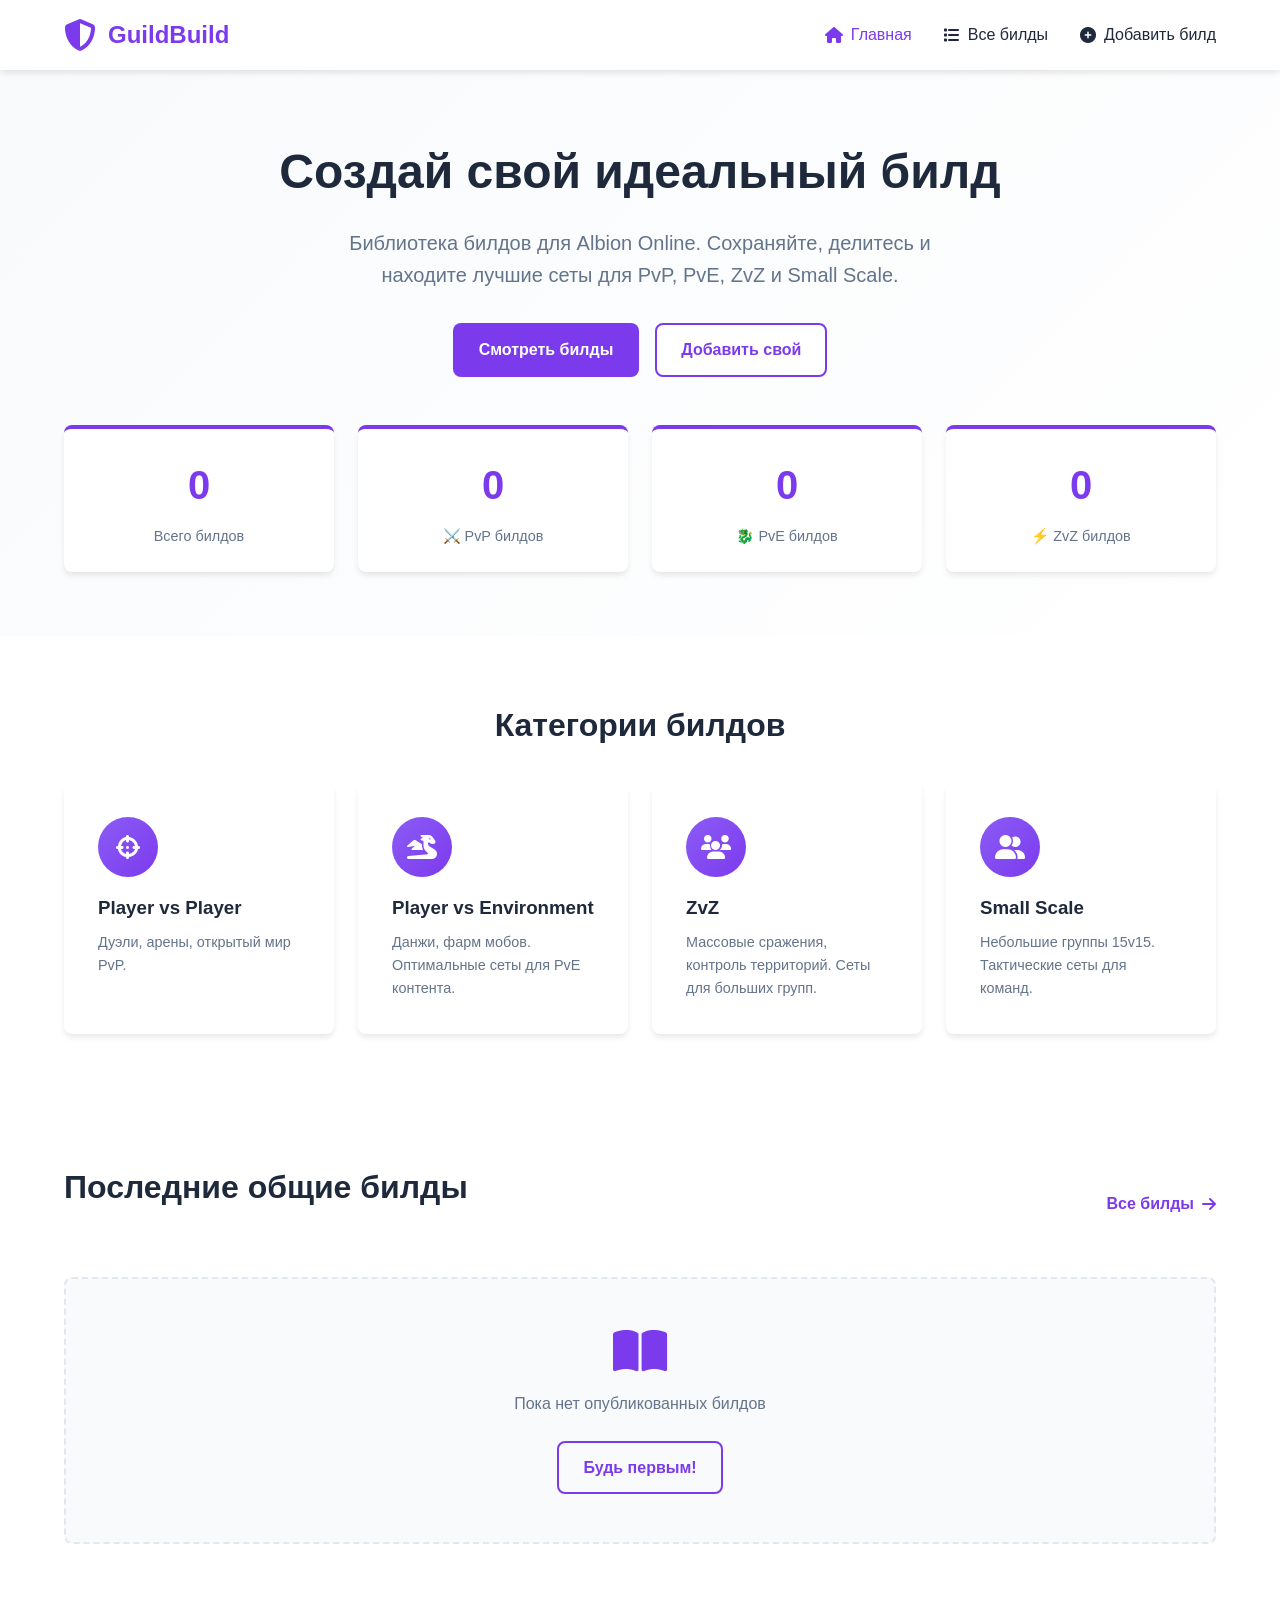
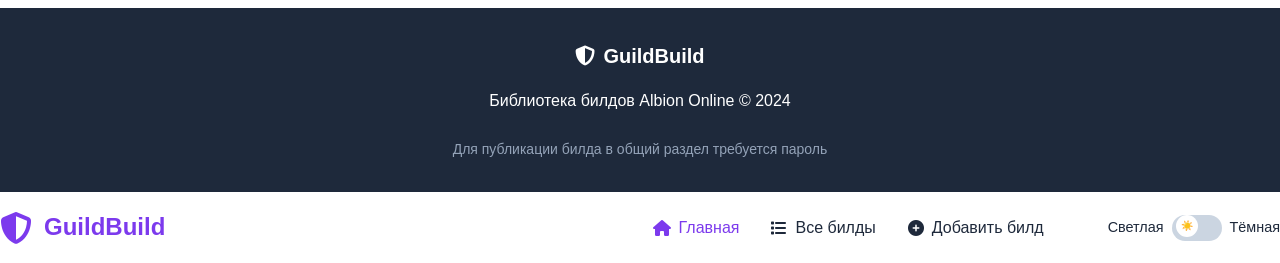
<file: index.html>
<!DOCTYPE html>
<html lang="ru">
<head>
    <meta charset="UTF-8">
    <meta name="viewport" content="width=device-width, initial-scale=1.0">
    <title>GuildBuild | Библиотека билдов Albion Online</title>
    <link rel="stylesheet" href="css/style.css">
    <link rel="stylesheet" href="css/components.css">
    <link rel="stylesheet" href="https://cdnjs.cloudflare.com/ajax/libs/font-awesome/6.4.0/css/all.min.css">
</head>
<body>
    <!-- Шапка -->
    <header class="header">
        <div class="container">
            <nav class="navbar">
                <div class="logo">
                    <i class="fas fa-shield-alt"></i>
                    <span>GuildBuild</span>
                </div>
                <div class="nav-links">
                    <a href="index.html" class="active"><i class="fas fa-home"></i> Главная</a>
                    <a href="builds.html"><i class="fas fa-list"></i> Все билды</a>
                    <a href="add-build.html"><i class="fas fa-plus-circle"></i> Добавить билд</a>
                </div>
            </nav>
        </div>
    </header>

    <!-- Герой-секция -->
    <section class="hero">
        <div class="container">
            <div class="hero-content">
                <h1>Создай свой идеальный билд</h1>
                <p>Библиотека билдов для Albion Online. Сохраняйте, делитесь и находите лучшие сеты для PvP, PvE, ZvZ и Small Scale.</p>
                <div class="hero-buttons">
                    <a href="builds.html" class="btn btn-primary">Смотреть билды</a>
                    <a href="add-build.html" class="btn btn-secondary">Добавить свой</a>
                </div>
            </div>
            <div class="hero-stats">
                <div class="stat-card">
                    <div class="stat-number" id="total-builds">0</div>
                    <div class="stat-label">Всего билдов</div>
                </div>
                <div class="stat-card">
                    <div class="stat-number" id="pvp-builds">0</div>
                    <div class="stat-label">⚔️ PvP билдов</div>
                </div>
                <div class="stat-card">
                    <div class="stat-number" id="pve-builds">0</div>
                    <div class="stat-label">🐉 PvE билдов</div>
                </div>
                <div class="stat-card">
                    <div class="stat-number" id="zvz-builds">0</div>
                    <div class="stat-label">⚡ ZvZ билдов</div>
                </div>
            </div>
        </div>
    </section>

    <!-- Категории -->
    <section class="categories">
        <div class="container">
            <h2 class="section-title">Категории билдов</h2>
            <div class="categories-grid">
                <a href="builds.html?category=pvp" class="category-card">
                    <div class="category-icon">
                        <i class="fas fa-crosshairs"></i>
                    </div>
                    <h3>Player vs Player</h3>
                    <p>Дуэли, арены, открытый мир PvP.</p>
                </a>
                <a href="builds.html?category=pve" class="category-card">
                    <div class="category-icon">
                        <i class="fas fa-dragon"></i>
                    </div>
                    <h3>Player vs Environment</h3>
                    <p>Данжи, фарм мобов. Оптимальные сеты для PvE контента.</p>
                </a>
                <a href="builds.html?category=zvz" class="category-card">
                    <div class="category-icon">
                        <i class="fas fa-users"></i>
                    </div>
                    <h3>ZvZ</h3>
                    <p>Массовые сражения, контроль территорий. Сеты для больших групп.</p>
                </a>
                <a href="builds.html?category=smallscale" class="category-card">
                    <div class="category-icon">
                        <i class="fas fa-user-friends"></i>
                    </div>
                    <h3>Small Scale</h3>
                    <p>Небольшие группы 15v15. Тактические сеты для команд.</p>
                </a>
            </div>
        </div>
    </section>

    <!-- Последние билды -->
    <section class="recent-builds">
        <div class="container">
            <div class="section-header">
                <h2 class="section-title">Последние общие билды</h2>
                <a href="builds.html" class="view-all">Все билды <i class="fas fa-arrow-right"></i></a>
            </div>
            <div class="builds-list" id="recent-builds">
                <!-- Сюда загружаются последние билды -->
                <div class="empty-state">
                    <i class="fas fa-book-open"></i>
                    <p>Пока нет опубликованных билдов</p>
                    <a href="add-build.html" class="btn btn-outline">Будь первым!</a>
                </div>
            </div>
        </div>
    </section>

    <!-- Подвал -->
    <footer class="footer">
        <div class="container">
            <div class="footer-content">
                <div class="footer-logo">
                    <i class="fas fa-shield-alt"></i>
                    <span>GuildBuild</span>
                </div>
                <p>Библиотека билдов Albion Online © 2024</p>
                <p class="footer-note">Для публикации билда в общий раздел требуется пароль</p>
            </div>
        </div>
    </footer>

    <!-- Скрипты -->
    <script src="js/config.js"></script>
    <script src="js/main.js"></script>
    <script src="js/builds.js"></script>
    <!-- Скрипты -->
<script src="js/config.js"></script>
<script src="js/main.js"></script>
<script src="js/theme.js"></script> <!-- Добавляю эту строку -->
<!-- Остальные скрипты в зависимости от страницы -->
</body>
</html>
<nav class="navbar">
    <div class="logo">
        <i class="fas fa-shield-alt"></i>
        <span>GuildBuild</span>
    </div>
    
    <div class="nav-links">
        <a href="index.html" class="active"><i class="fas fa-home"></i> Главная</a>
        <a href="builds.html"><i class="fas fa-list"></i> Все билды</a>
        <a href="add-build.html"><i class="fas fa-plus-circle"></i> Добавить билд</a>
        
        <!-- Переключатель темы -->
        <div class="theme-switcher">
            <span class="theme-label">Светлая</span>
            <label class="theme-toggle">
                <input type="checkbox" id="theme-toggle">
                <span class="theme-slider"></span>
            </label>
            <span class="theme-label">Тёмная</span>
        </div>
    </div>
</nav>
</file>
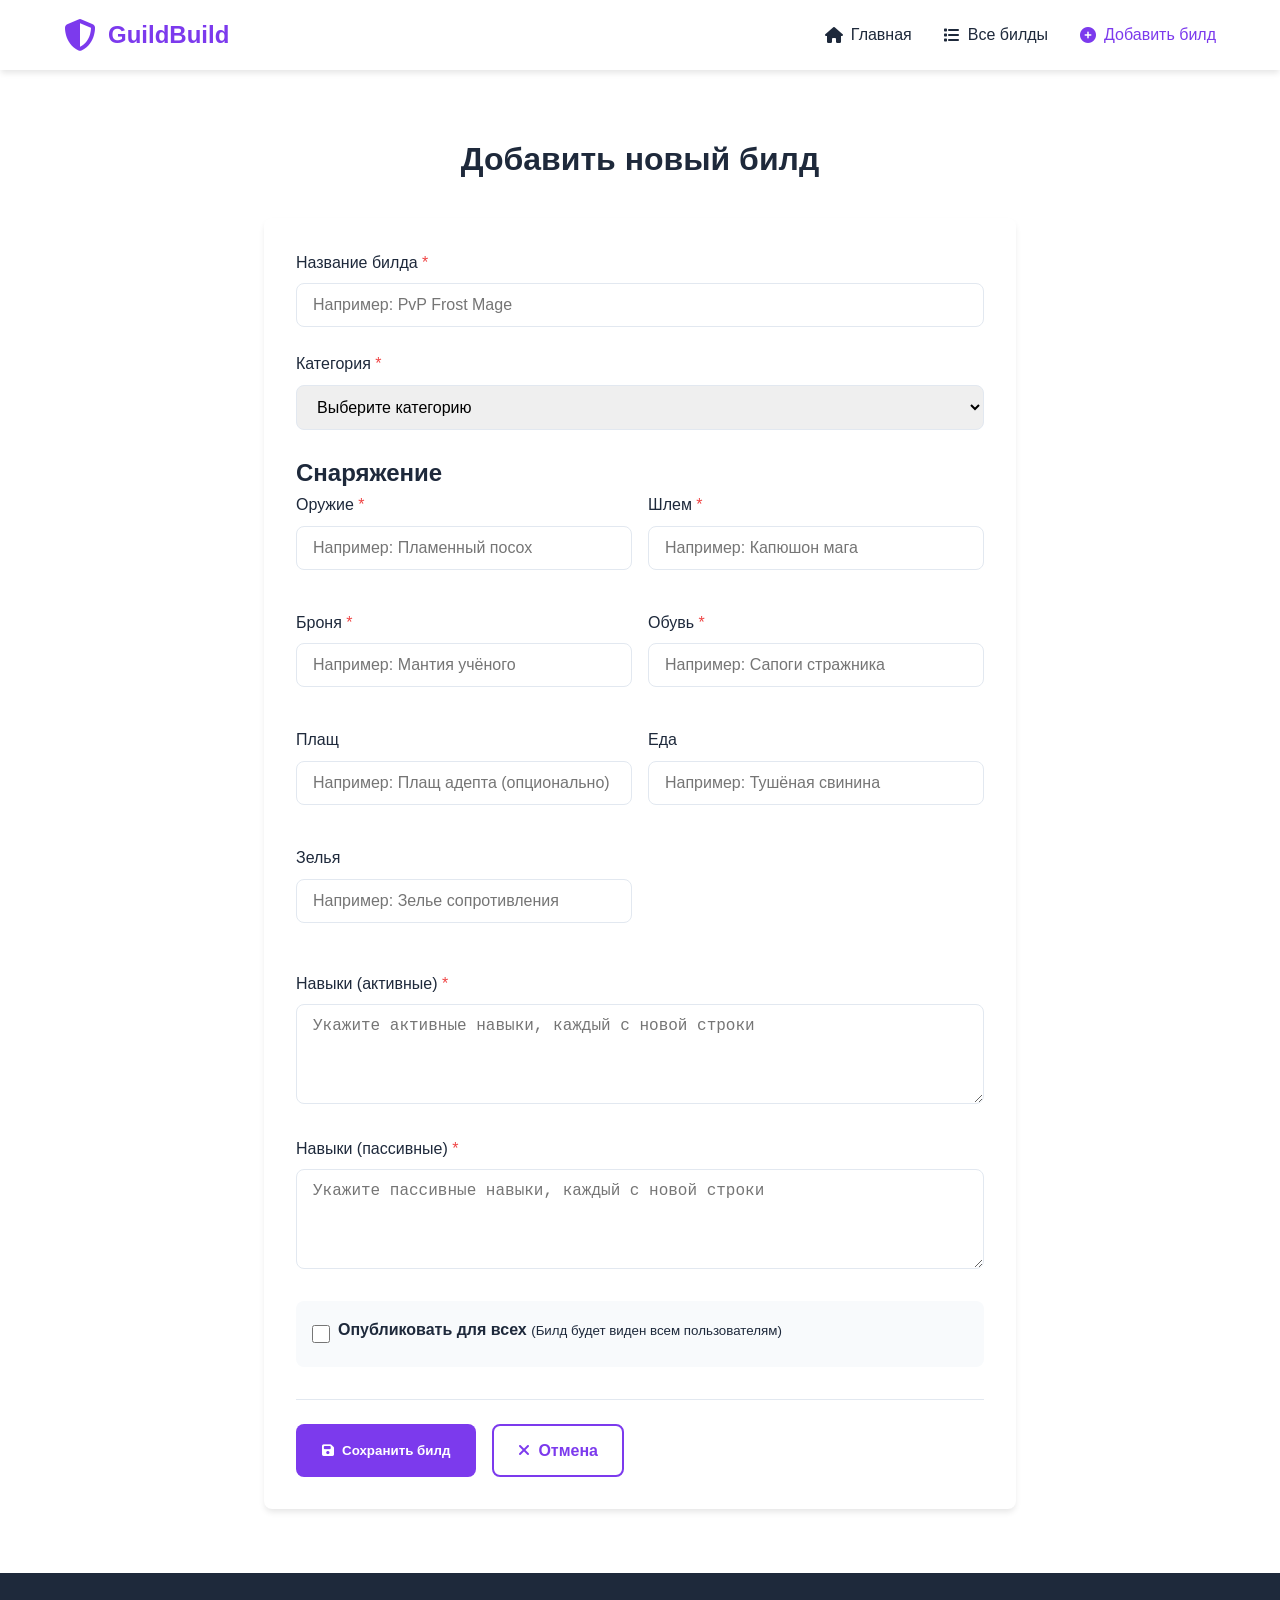
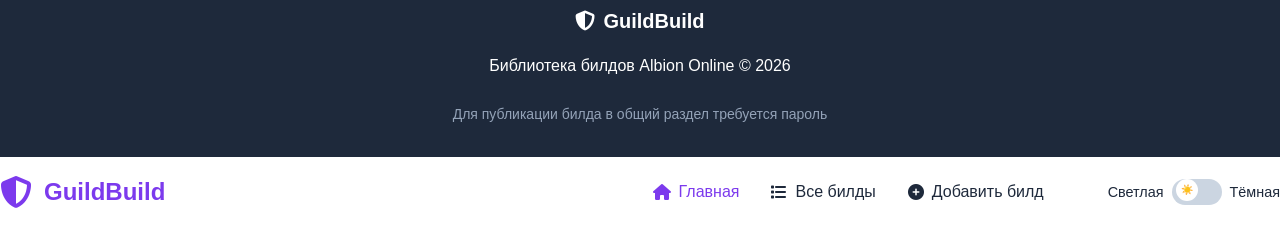
<file: add-build.html>
<!DOCTYPE html>
<html lang="ru">
<head>
    <meta charset="UTF-8">
    <meta name="viewport" content="width=device-width, initial-scale=1.0">
    <title>Добавить билд | GuildBuild</title>
    <link rel="stylesheet" href="css/style.css">
    <link rel="stylesheet" href="css/components.css">
    <link rel="stylesheet" href="https://cdnjs.cloudflare.com/ajax/libs/font-awesome/6.4.0/css/all.min.css">
</head>
<body>
    <!-- Шапка -->
    <header class="header">
        <div class="container">
            <nav class="navbar">
                <div class="logo">
                    <i class="fas fa-shield-alt"></i>
                    <span>GuildBuild</span>
                </div>
                <div class="nav-links">
                    <a href="index.html"><i class="fas fa-home"></i> Главная</a>
                    <a href="builds.html"><i class="fas fa-list"></i> Все билды</a>
                    <a href="add-build.html" class="active"><i class="fas fa-plus-circle"></i> Добавить билд</a>
                </div>
            </nav>
        </div>
    </header>

    <!-- Форма добавления -->
    <section class="form-section">
        <div class="container">
            <h1 class="section-title">Добавить новый билд</h1>
            
            <!-- Сообщения об успехе/ошибке -->
            <div id="success-alert" class="alert alert-success" style="display: none;">
                <i class="fas fa-check-circle"></i> Билд успешно сохранён!
            </div>
            
            <div id="error-alert" class="alert alert-error" style="display: none;">
                <i class="fas fa-exclamation-circle"></i> <span id="error-message"></span>
            </div>
            
            <!-- Форма -->
            <div class="form-card">
                <form id="add-build-form">
                    <!-- Основная информация -->
                    <div class="form-group">
                        <label for="build-title" class="form-label required">Название билда</label>
                        <input type="text" id="build-title" class="form-input" 
                               placeholder="Например: PvP Frost Mage" required>
                    </div>
                    
                    <div class="form-group">
                        <label for="build-category" class="form-label required">Категория</label>
                        <select id="build-category" class="form-select" required>
                            <option value="">Выберите категорию</option>
                            <option value="pvp">⚔️ Player vs Player (PvP)</option>
                            <option value="pve">🐉 Player vs Environment (PvE)</option>
                            <option value="zvz">⚡ Zerg vs Zerg (ZvZ)</option>
                            <option value="smallscale">👥 Small Scale</option>
                        </select>
                    </div>
                    
                    <!-- Снаряжение -->
                    <h2 class="section-subtitle">Снаряжение</h2>
                    
                    <div class="equipment-grid">
                        <div class="form-group">
                            <label for="equipment-weapon" class="form-label required">Оружие</label>
                            <input type="text" id="equipment-weapon" class="form-input" 
                                   placeholder="Например: Пламенный посох" required>
                        </div>
                        
                        <div class="form-group">
                            <label for="equipment-helmet" class="form-label required">Шлем</label>
                            <input type="text" id="equipment-helmet" class="form-input" 
                                   placeholder="Например: Капюшон мага" required>
                        </div>
                        
                        <div class="form-group">
                            <label for="equipment-armor" class="form-label required">Броня</label>
                            <input type="text" id="equipment-armor" class="form-input" 
                                   placeholder="Например: Мантия учёного" required>
                        </div>
                        
                        <div class="form-group">
                            <label for="equipment-boots" class="form-label required">Обувь</label>
                            <input type="text" id="equipment-boots" class="form-input" 
                                   placeholder="Например: Сапоги стражника" required>
                        </div>
                        
                        <div class="form-group">
                            <label for="equipment-cape" class="form-label">Плащ</label>
                            <input type="text" id="equipment-cape" class="form-input" 
                                   placeholder="Например: Плащ адепта (опционально)">
                        </div>
                        
                        <div class="form-group">
                            <label for="equipment-food" class="form-label">Еда</label>
                            <input type="text" id="equipment-food" class="form-input" 
                                   placeholder="Например: Тушёная свинина">
                        </div>
                        
                        <div class="form-group">
                            <label for="equipment-potion" class="form-label">Зелья</label>
                            <input type="text" id="equipment-potion" class="form-input" 
                                   placeholder="Например: Зелье сопротивления">
                        </div>
                    </div>
                    
                    <!-- Навыки -->
                    <div class="form-group">
                        <label for="skills-active" class="form-label required">Навыки (активные)</label>
                        <textarea id="skills-active" class="form-textarea" 
                                  placeholder="Укажите активные навыки, каждый с новой строки"
                                  required></textarea>
                    </div>
                    
                    <div class="form-group">
                        <label for="skills-passive" class="form-label required">Навыки (пассивные)</label>
                        <textarea id="skills-passive" class="form-textarea" 
                                  placeholder="Укажите пассивные навыки, каждый с новой строки"
                                  required></textarea>
                    </div>
                    
                    <!-- Публикация -->
                    <div class="checkbox-group">
                        <input type="checkbox" id="make-public">
                        <label for="make-public" class="form-label">
                            <strong>Опубликовать для всех</strong>
                            <small> (Билд будет виден всем пользователям)</small>
                        </label>
                    </div>
                    
                    <!-- Поле для пароля (скрыто по умолчанию) -->
                    <div id="password-field" class="password-field" style="display: none;">
                        <div class="form-group">
                            <label for="admin-password" class="form-label required">Админ-пароль</label>
                            <input type="password" id="admin-password" class="form-input" 
                                   placeholder="Введите пароль для публикации">
                            <small class="form-hint">Требуется для публикации в общий раздел</small>
                        </div>
                    </div>
                    
                    <!-- Кнопки -->
                    <div class="form-actions">
                        <button type="submit" class="btn btn-primary">
                            <i class="fas fa-save"></i> Сохранить билд
                        </button>
                        <a href="builds.html" class="btn btn-secondary">
                            <i class="fas fa-times"></i> Отмена
                        </a>
                    </div>
                </form>
            </div>
        </div>
    </section>

    <!-- Подвал -->
    <footer class="footer">
        <div class="container">
            <div class="footer-content">
                <div class="footer-logo">
                    <i class="fas fa-shield-alt"></i>
                    <span>GuildBuild</span>
                </div>
                <p>Библиотека билдов Albion Online © <span class="current-year">2024</span></p>
                <p class="footer-note">Для публикации билда в общий раздел требуется пароль</p>
            </div>
        </div>
    </footer>

    <!-- Скрипты -->
    <script src="js/config.js"></script>
    <script src="js/main.js"></script>
    <script src="js/form-validation.js"></script>
    <!-- Скрипты -->
<script src="js/config.js"></script>
<script src="js/main.js"></script>
<script src="js/theme.js"></script> <!-- Добавляю эту строку -->
<!-- Остальные скрипты в зависимости от страницы -->
</body>
</html>
<nav class="navbar">
    <div class="logo">
        <i class="fas fa-shield-alt"></i>
        <span>GuildBuild</span>
    </div>
    
    <div class="nav-links">
        <a href="index.html" class="active"><i class="fas fa-home"></i> Главная</a>
        <a href="builds.html"><i class="fas fa-list"></i> Все билды</a>
        <a href="add-build.html"><i class="fas fa-plus-circle"></i> Добавить билд</a>
        
        <!-- Переключатель темы -->
        <div class="theme-switcher">
            <span class="theme-label">Светлая</span>
            <label class="theme-toggle">
                <input type="checkbox" id="theme-toggle">
                <span class="theme-slider"></span>
            </label>
            <span class="theme-label">Тёмная</span>
        </div>
    </div>
</nav>
</file>
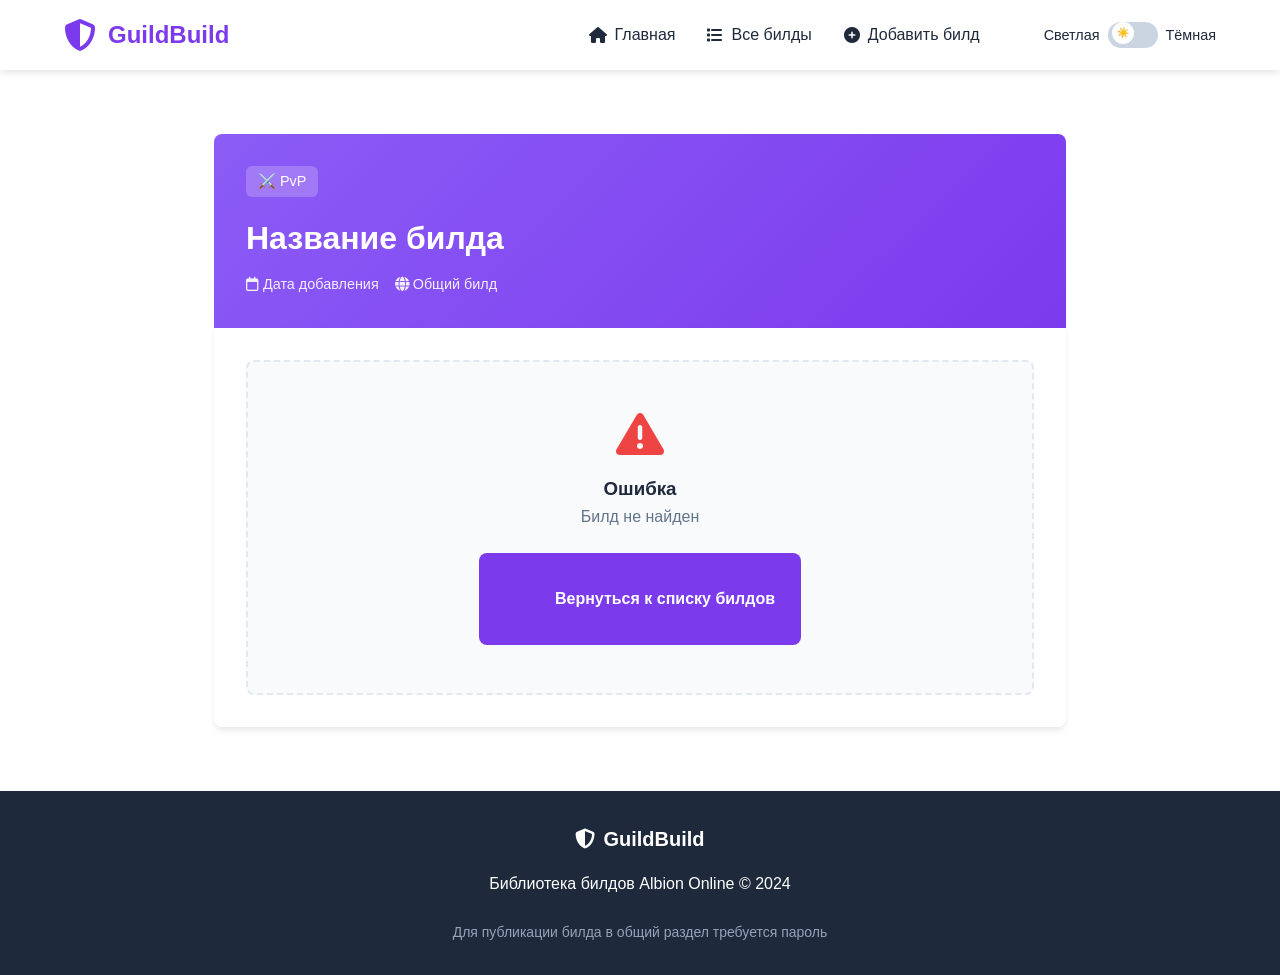
<file: build-detail.html>
<!DOCTYPE html>
<html lang="ru">
<head>
    <meta charset="UTF-8">
    <meta name="viewport" content="width=device-width, initial-scale=1.0">
    <title>Детали билда | GuildBuild</title>
    <link rel="stylesheet" href="css/style.css">
    <link rel="stylesheet" href="css/components.css">
    <link rel="stylesheet" href="https://cdnjs.cloudflare.com/ajax/libs/font-awesome/6.4.0/css/all.min.css">
</head>
<body>
    <!-- Шапка -->
    <header class="header">
        <div class="container">
            <nav class="navbar">
                <div class="logo">
                    <i class="fas fa-shield-alt"></i>
                    <span>GuildBuild</span>
                </div>
                <div class="nav-links">
                    <a href="index.html"><i class="fas fa-home"></i> Главная</a>
                    <a href="builds.html"><i class="fas fa-list"></i> Все билды</a>
                    <a href="add-build.html"><i class="fas fa-plus-circle"></i> Добавить билд</a>
                    
                    <!-- Переключатель темы -->
                    <div class="theme-switcher">
                        <span class="theme-label">Светлая</span>
                        <label class="theme-toggle">
                            <input type="checkbox" id="theme-toggle">
                            <span class="theme-slider"></span>
                        </label>
                        <span class="theme-label">Тёмная</span>
                    </div>
                </div>
            </nav>
        </div>
    </header>

    <!-- Детали билда -->
    <section class="build-detail">
        <div class="container">
            <!-- Заголовок билда -->
            <div class="detail-header" id="build-header">
                <div class="detail-category" id="build-category">⚔️ PvP</div>
                <h1 class="detail-title" id="build-title">Название билда</h1>
                <div class="detail-meta" id="build-meta">
                    <span><i class="far fa-calendar"></i> <span id="build-date">Дата добавления</span></span>
                    <span><i class="fas fa-globe"></i> <span id="build-visibility">Общий билд</span></span>
                </div>
            </div>
            
            <!-- Снаряжение -->
            <div class="detail-content">
                <h2 class="section-subtitle"><i class="fas fa-helmet-battle"></i> Снаряжение</h2>
                
                <div class="equipment-detail">
                    <div class="equipment-category">
                        <h3><i class="fas fa-swords"></i> Основное</h3>
                        <div class="equipment-item-detail" id="equipment-weapon">
                            <strong>Оружие:</strong> <span class="equipment-value">Не указано</span>
                        </div>
                        <div class="equipment-item-detail" id="equipment-helmet">
                            <strong>Шлем:</strong> <span class="equipment-value">Не указано</span>
                        </div>
                        <div class="equipment-item-detail" id="equipment-armor">
                            <strong>Броня:</strong> <span class="equipment-value">Не указано</span>
                        </div>
                        <div class="equipment-item-detail" id="equipment-boots">
                            <strong>Обувь:</strong> <span class="equipment-value">Не указано</span>
                        </div>
                    </div>
                    
                    <div class="equipment-category">
                        <h3><i class="fas fa-backpack"></i> Дополнительное</h3>
                        <div class="equipment-item-detail" id="equipment-cape">
                            <strong>Плащ:</strong> <span class="equipment-value">Не указано</span>
                        </div>
                        <div class="equipment-item-detail" id="equipment-food">
                            <strong>Еда:</strong> <span class="equipment-value">Не указано</span>
                        </div>
                        <div class="equipment-item-detail" id="equipment-potion">
                            <strong>Зелья:</strong> <span class="equipment-value">Не указано</span>
                        </div>
                    </div>
                </div>
                
                <!-- Навыки -->
                <h2 class="section-subtitle"><i class="fas fa-magic"></i> Навыки</h2>
                
                <div class="equipment-detail">
                    <div class="equipment-category">
                        <h3><i class="fas fa-bolt"></i> Активные навыки</h3>
                        <div class="skills-list" id="skills-active">
                            <!-- Навыки загружаются через JS -->
                            <div class="equipment-item-detail">Навык 1</div>
                            <div class="equipment-item-detail">Навык 2</div>
                        </div>
                    </div>
                    
                    <div class="equipment-category">
                        <h3><i class="fas fa-shield-alt"></i> Пассивные навыки</h3>
                        <div class="skills-list" id="skills-passive">
                            <!-- Навыки загружаются через JS -->
                            <div class="equipment-item-detail">Пассивка 1</div>
                            <div class="equipment-item-detail">Пассивка 2</div>
                        </div>
                    </div>
                </div>
                
                <!-- Действия -->
                <div class="detail-actions">
                    <button class="btn btn-primary" id="copy-build-btn">
                        <i class="fas fa-copy"></i> Копировать себе
                    </button>
                    <a href="builds.html" class="btn btn-secondary">
                        <i class="fas fa-arrow-left"></i> Назад к списку
                    </a>
                    <button class="btn btn-outline" id="edit-build-btn" style="display: none;">
                        <i class="fas fa-edit"></i> Редактировать
                    </button>
                </div>
            </div>
        </div>
    </section>

    <!-- Подвал -->
    <footer class="footer">
        <div class="container">
            <div class="footer-content">
                <div class="footer-logo">
                    <i class="fas fa-shield-alt"></i>
                    <span>GuildBuild</span>
                </div>
                <p>Библиотека билдов Albion Online © <span class="current-year">2024</span></p>
                <p class="footer-note">Для публикации билда в общий раздел требуется пароль</p>
            </div>
        </div>
    </footer>

    <!-- Скрипты -->
    <script src="js/config.js"></script>
    <script src="js/main.js"></script>
    <script src="js/theme.js"></script>
    <script src="js/build-detail.js"></script>
</body>
</html>
</file>
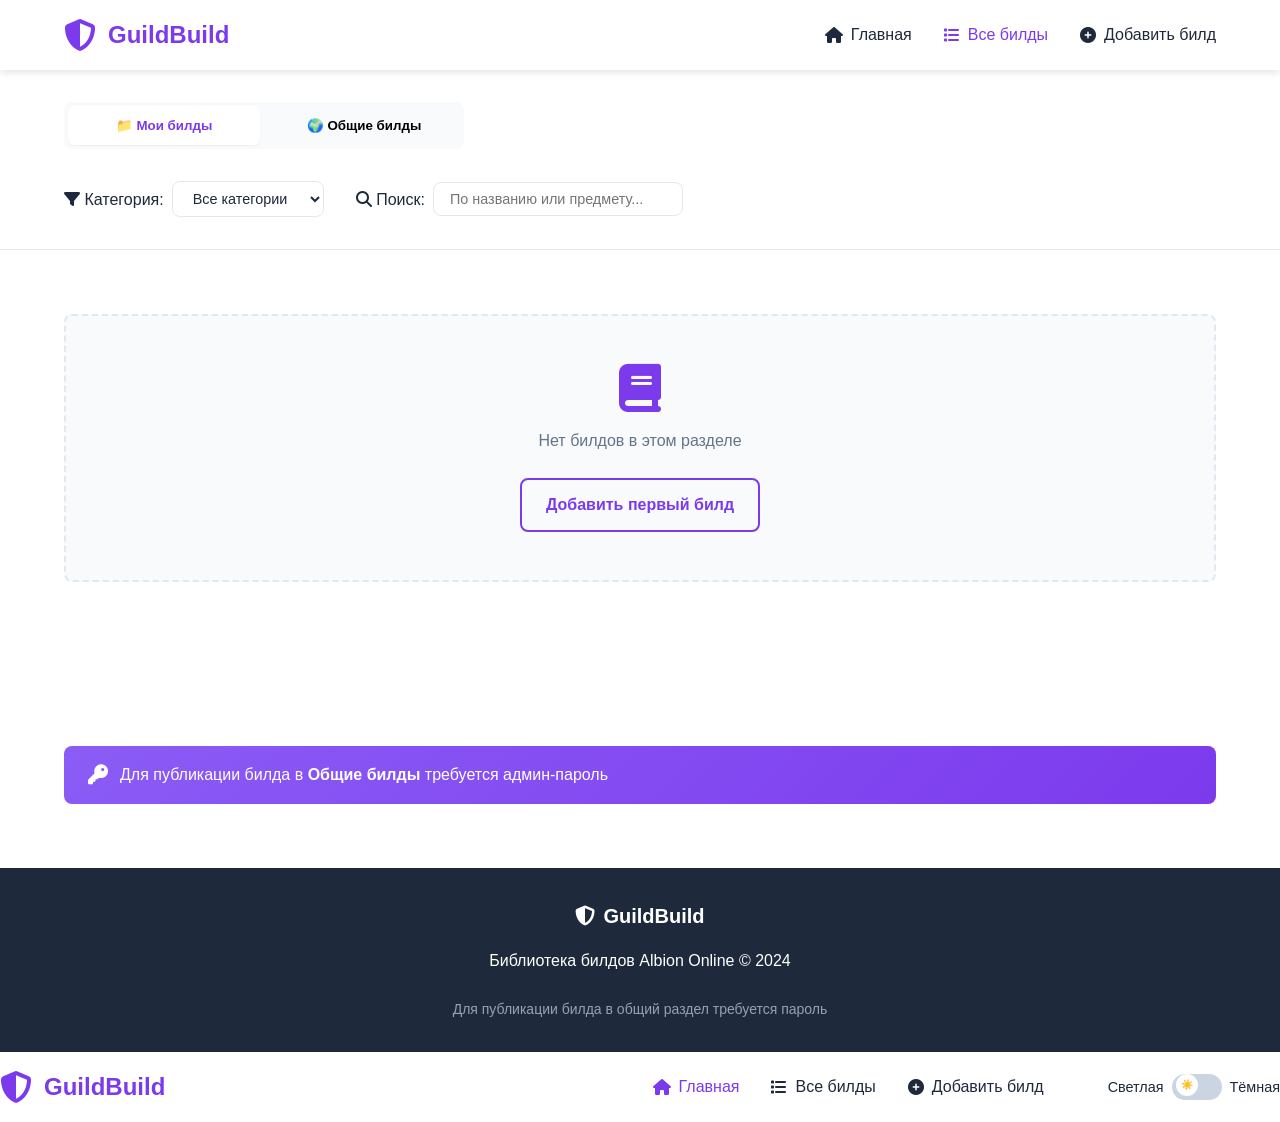
<file: Builds.html>
<!DOCTYPE html>
<html lang="ru">
<head>
    <meta charset="UTF-8">
    <meta name="viewport" content="width=device-width, initial-scale=1.0">
    <title>Все билды | GuildBuild</title>
    <link rel="stylesheet" href="css/style.css">
    <link rel="stylesheet" href="css/components.css">
    <link rel="stylesheet" href="https://cdnjs.cloudflare.com/ajax/libs/font-awesome/6.4.0/css/all.min.css">
</head>
<body>
    <!-- Шапка -->
    <header class="header">
        <div class="container">
            <nav class="navbar">
                <div class="logo">
                    <i class="fas fa-shield-alt"></i>
                    <span>GuildBuild</span>
                </div>
                <div class="nav-links">
                    <a href="index.html"><i class="fas fa-home"></i> Главная</a>
                    <a href="builds.html" class="active"><i class="fas fa-list"></i> Все билды</a>
                    <a href="add-build.html"><i class="fas fa-plus-circle"></i> Добавить билд</a>
                </div>
            </nav>
        </div>
    </header>

    <!-- Переключатель разделов -->
    <section class="builds-switcher">
        <div class="container">
            <div class="switcher-tabs">
                <button class="tab-btn active" data-tab="my">📁 Мои билды</button>
                <button class="tab-btn" data-tab="public">🌍 Общие билды</button>
            </div>
            
            <!-- Фильтры -->
            <div class="filters">
                <div class="filter-group">
                    <label for="category-filter"><i class="fas fa-filter"></i> Категория:</label>
                    <select id="category-filter" class="filter-select">
                        <option value="all">Все категории</option>
                        <option value="pvp">⚔️ PvP</option>
                        <option value="pve">🐉 PvE</option>
                        <option value="zvz">⚡ ZvZ</option>
                        <option value="smallscale">👥 Small Scale</option>
                    </select>
                </div>
                
                <div class="filter-group">
                    <label for="search-input"><i class="fas fa-search"></i> Поиск:</label>
                    <input type="text" id="search-input" class="filter-search" placeholder="По названию или предмету...">
                </div>
            </div>
        </div>
    </section>

    <!-- Список билдов -->
    <section class="builds-list-section">
        <div class="container">
            <div id="builds-container" class="builds-container">
                <!-- Билды загружаются через JavaScript -->
                <div class="empty-state">
                    <i class="fas fa-book"></i>
                    <p id="empty-message">Нет билдов в этом разделе</p>
                    <a href="add-build.html" class="btn btn-outline">Добавить первый билд</a>
                </div>
            </div>
            
            <!-- Информация о пароле -->
            <div class="password-info">
                <i class="fas fa-key"></i>
                <p>Для публикации билда в <strong>Общие билды</strong> требуется админ-пароль</p>
            </div>
        </div>
    </section>

    <!-- Подвал -->
    <footer class="footer">
        <div class="container">
            <div class="footer-content">
                <div class="footer-logo">
                    <i class="fas fa-shield-alt"></i>
                    <span>GuildBuild</span>
                </div>
                <p>Библиотека билдов Albion Online © <span class="current-year">2024</span></p>
                <p class="footer-note">Для публикации билда в общий раздел требуется пароль</p>
            </div>
        </div>
    </footer>

    <!-- Скрипты -->
    <script src="js/config.js"></script>
    <script src="js/main.js"></script>
    <script src="js/builds.js"></script>
    <!-- Скрипты -->
<script src="js/config.js"></script>
<script src="js/main.js"></script>
<script src="js/theme.js"></script> <!-- Добавляю эту строку -->
<!-- Остальные скрипты в зависимости от страницы -->
</body>
</html>
<nav class="navbar">
    <div class="logo">
        <i class="fas fa-shield-alt"></i>
        <span>GuildBuild</span>
    </div>
    
    <div class="nav-links">
        <a href="index.html" class="active"><i class="fas fa-home"></i> Главная</a>
        <a href="builds.html"><i class="fas fa-list"></i> Все билды</a>
        <a href="add-build.html"><i class="fas fa-plus-circle"></i> Добавить билд</a>
        
        <!-- Переключатель темы -->
        <div class="theme-switcher">
            <span class="theme-label">Светлая</span>
            <label class="theme-toggle">
                <input type="checkbox" id="theme-toggle">
                <span class="theme-slider"></span>
            </label>
            <span class="theme-label">Тёмная</span>
        </div>
    </div>
</nav>
</file>
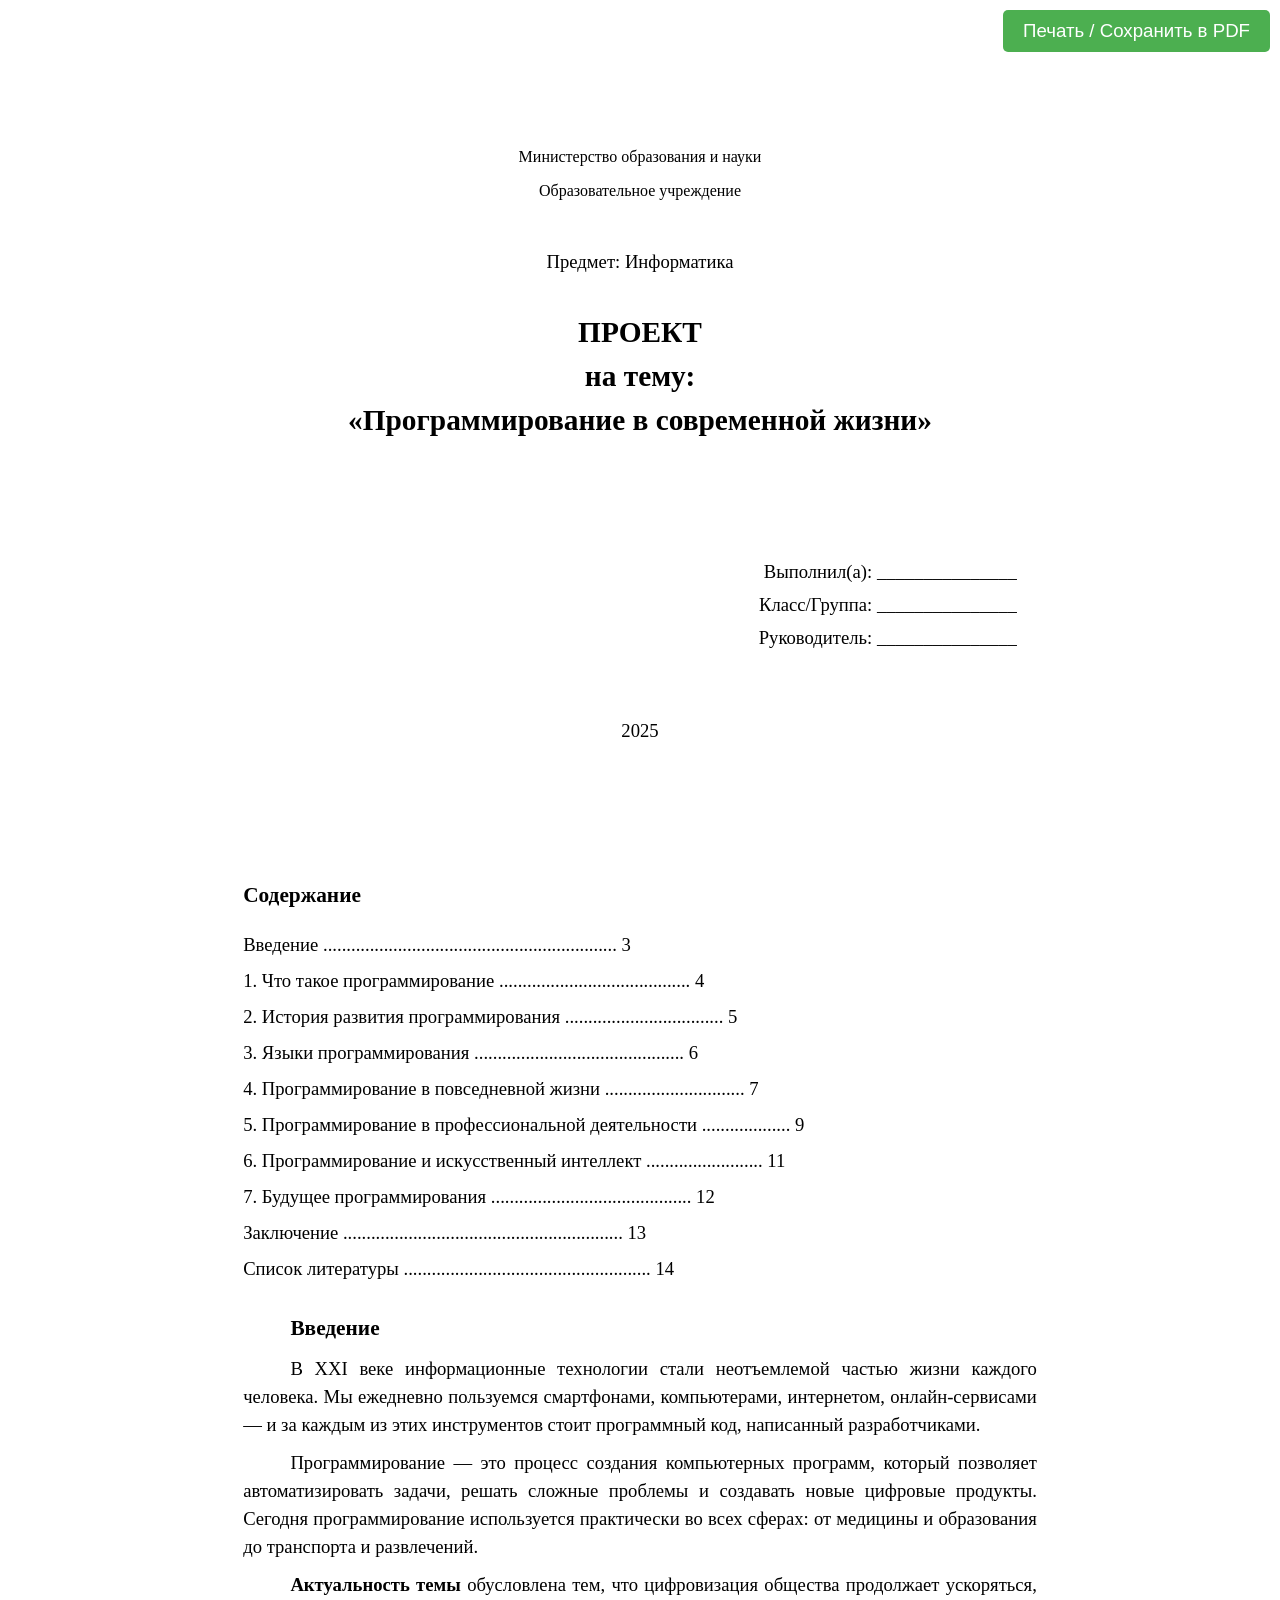
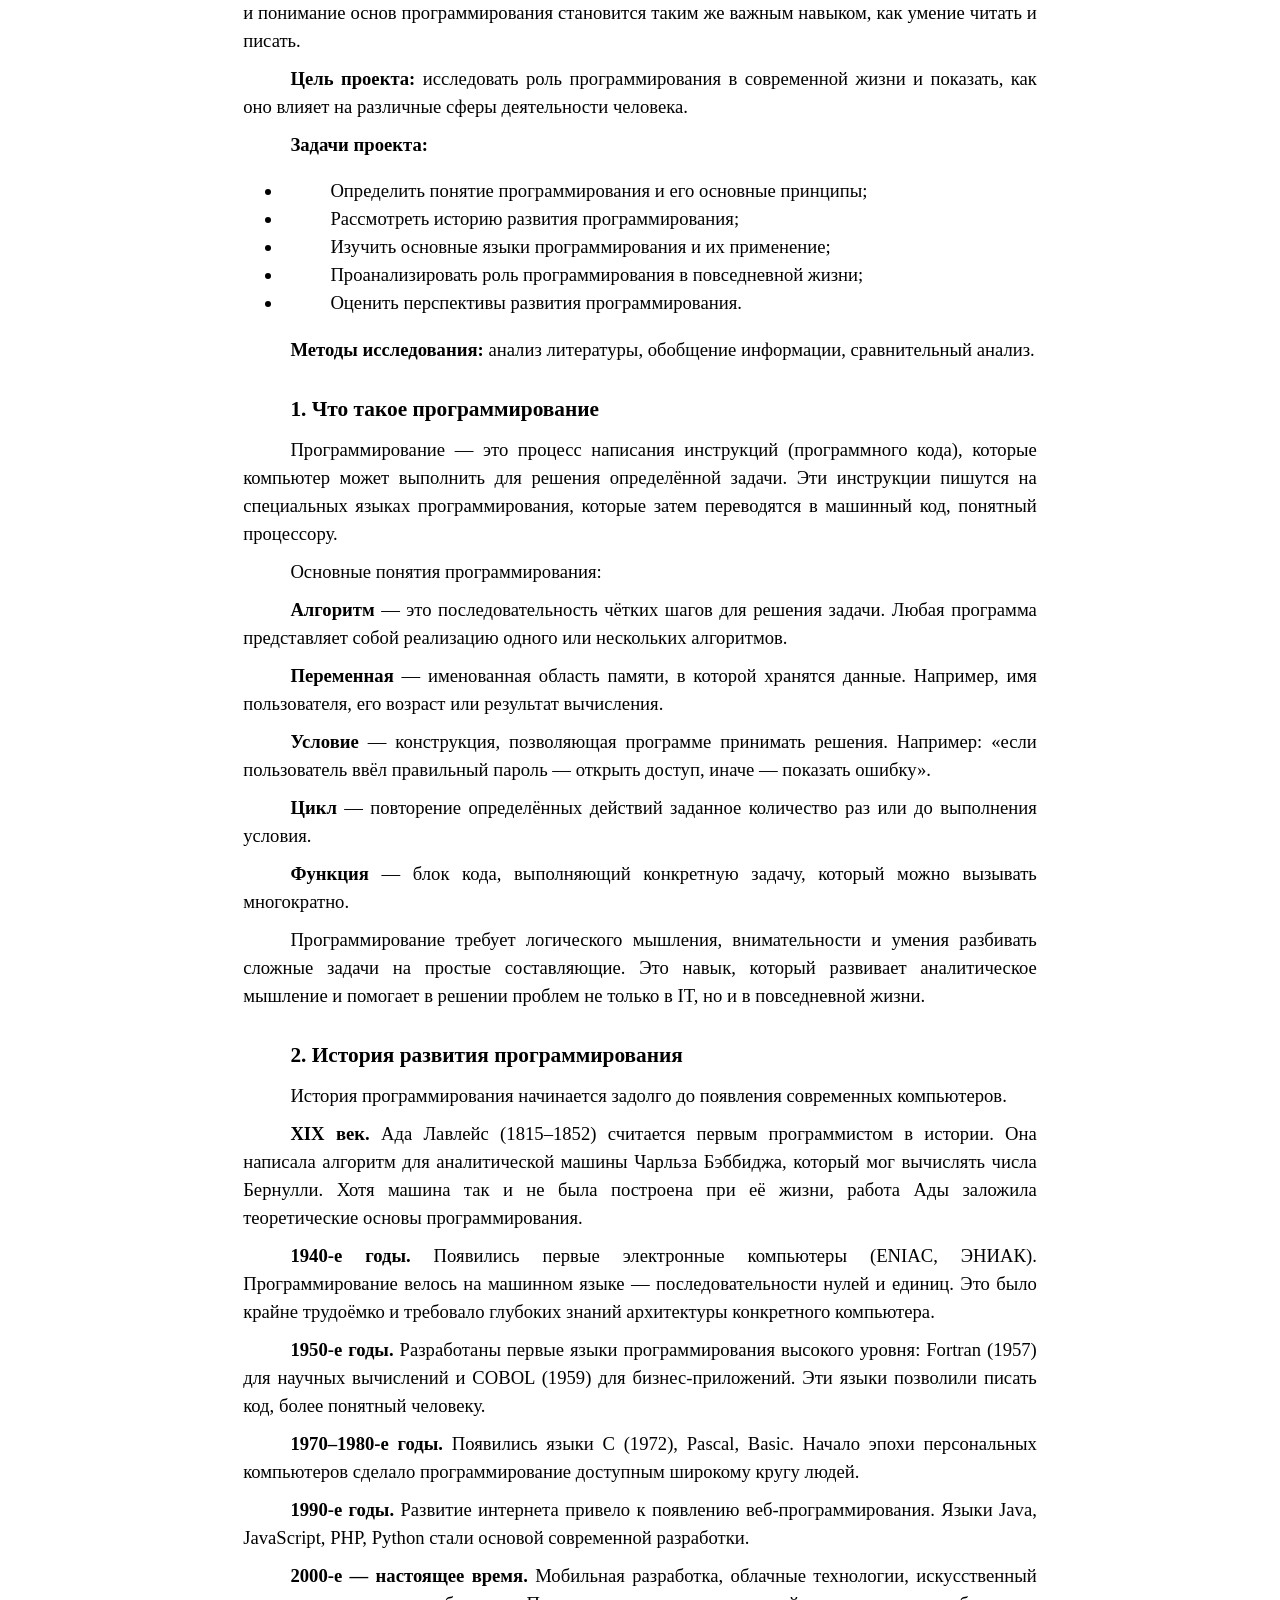
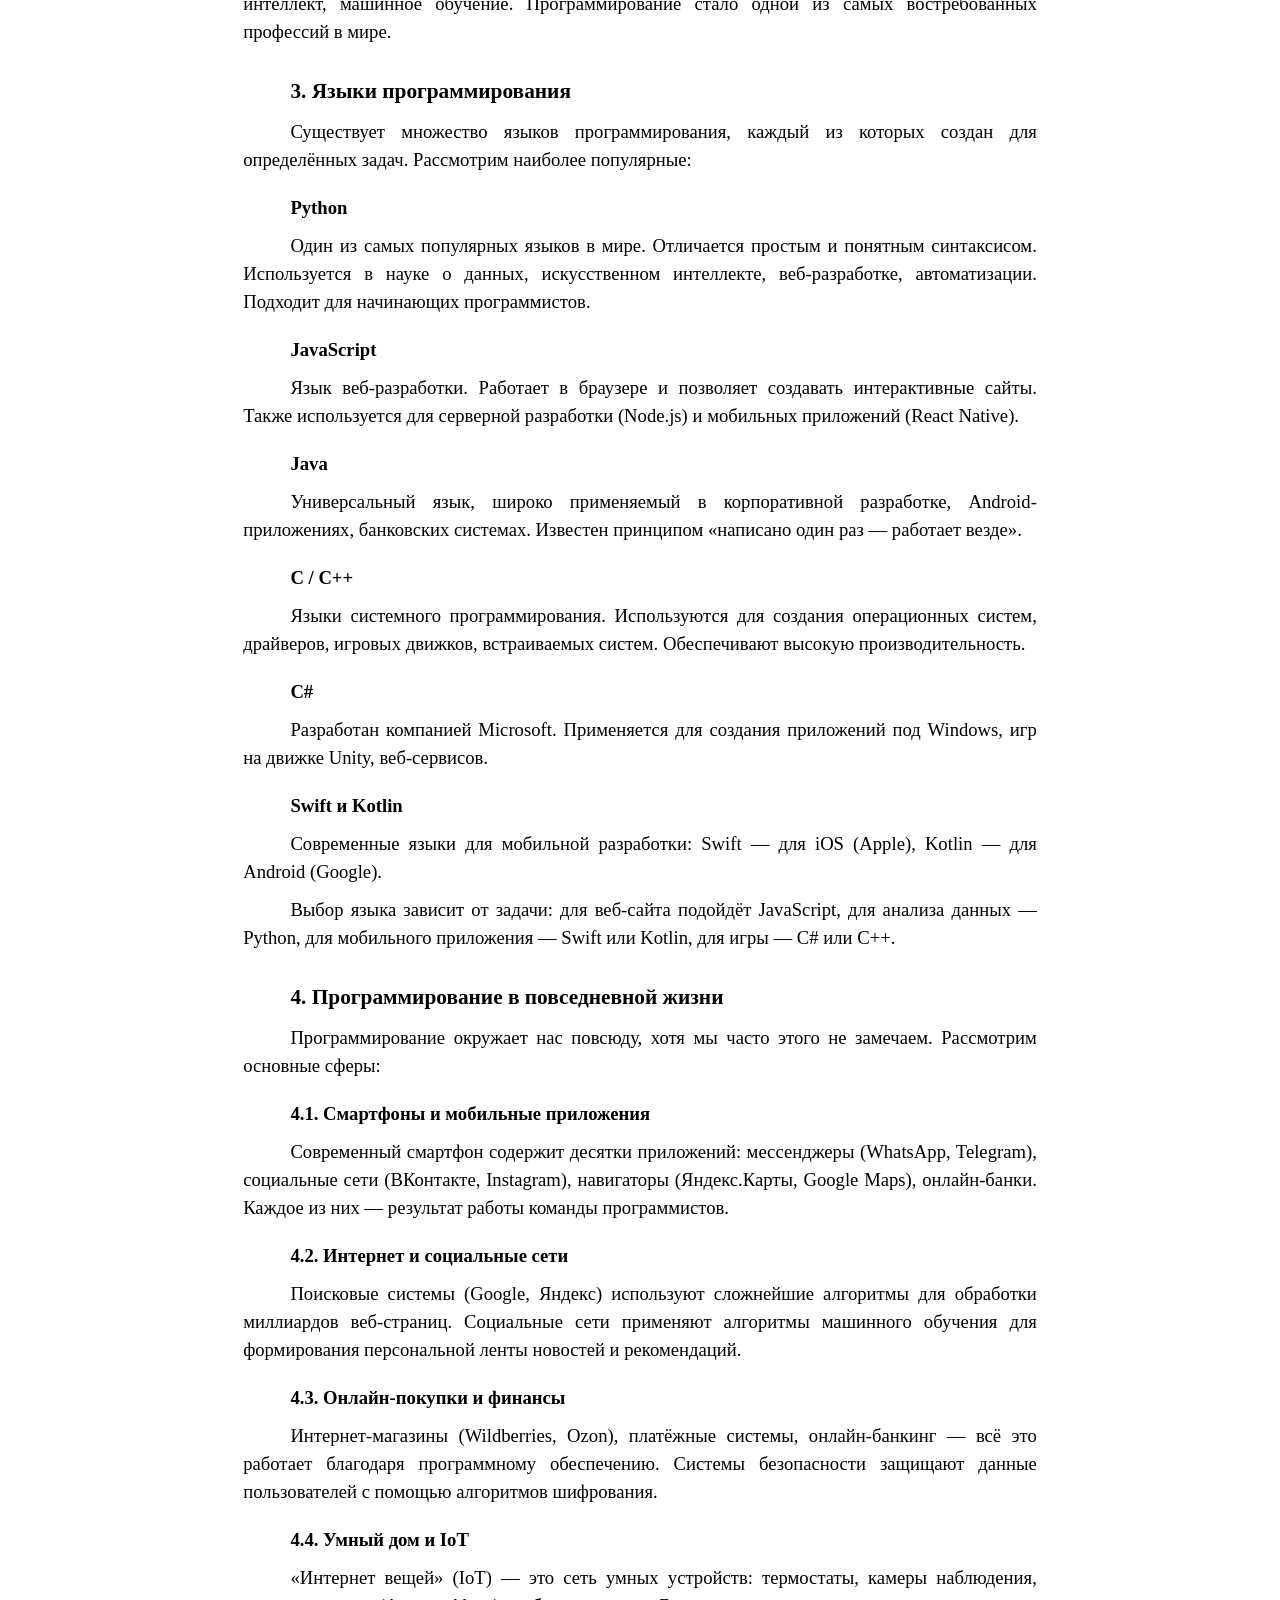
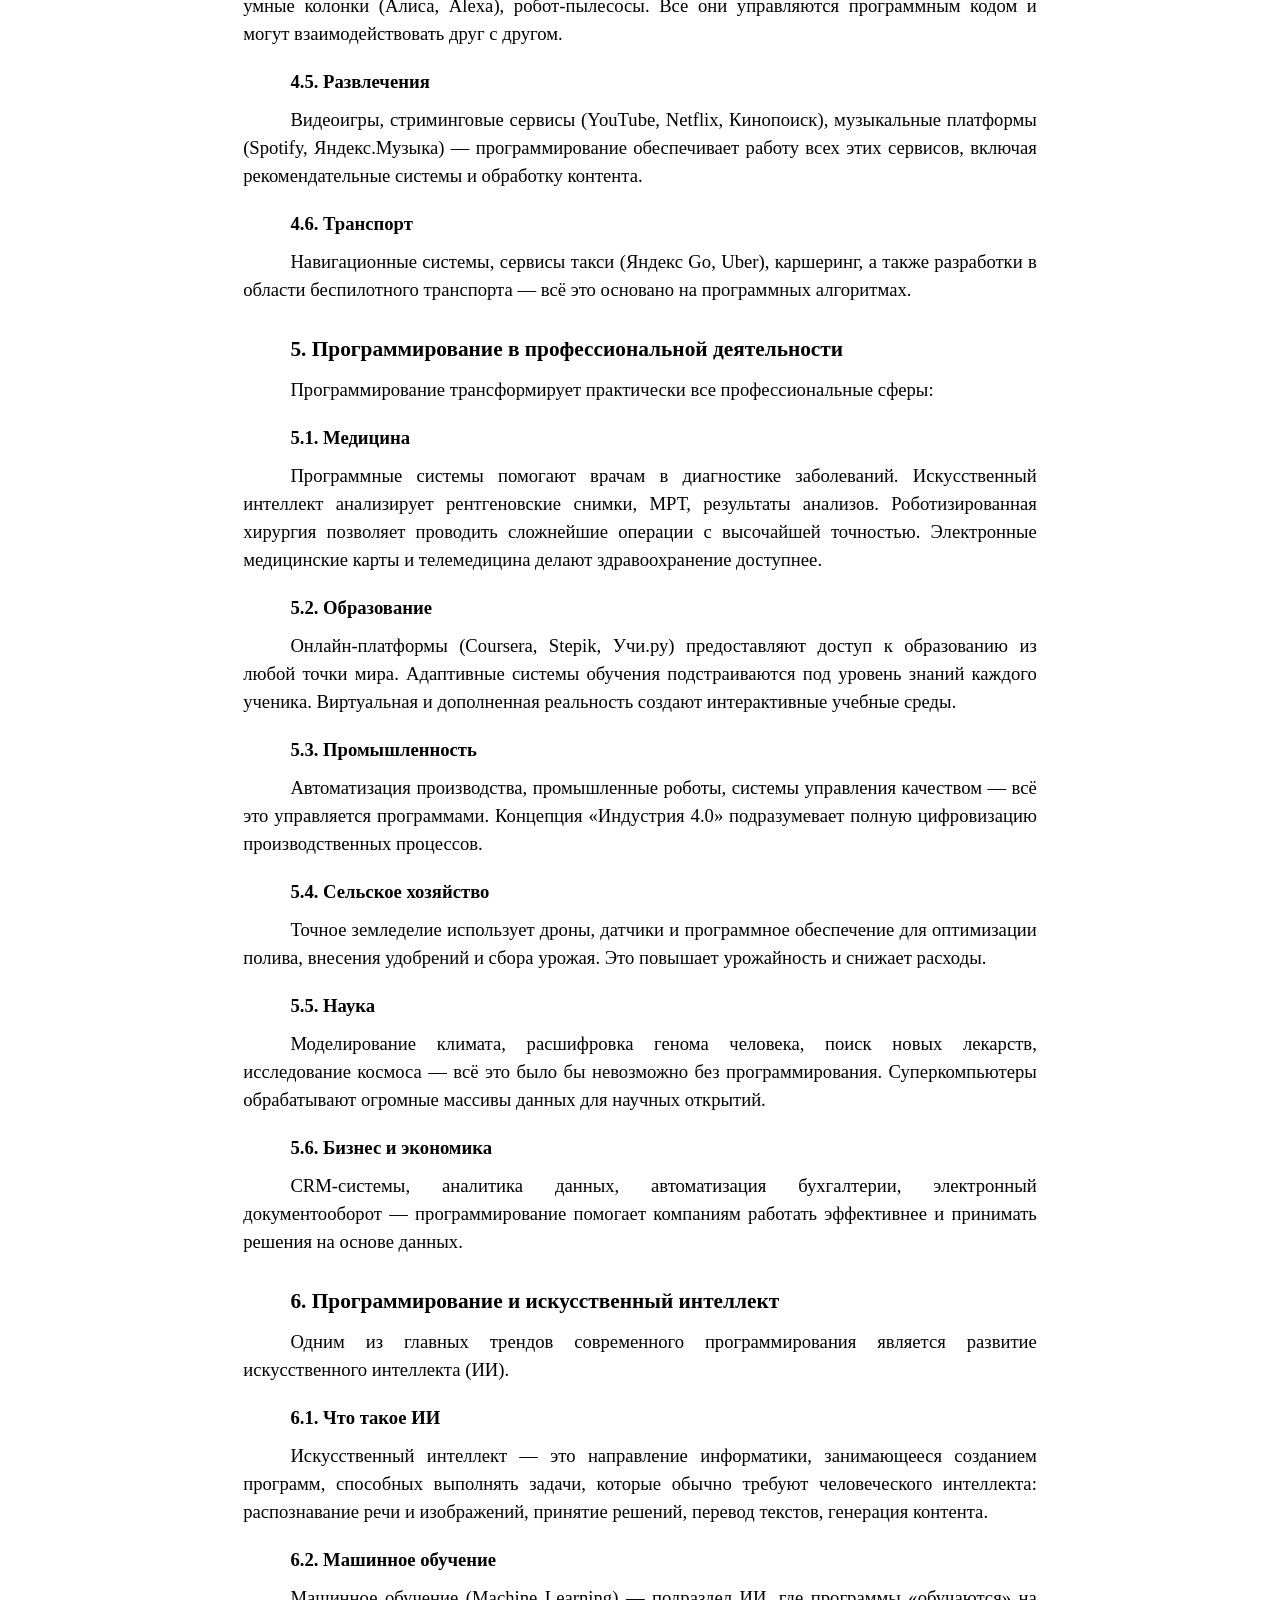
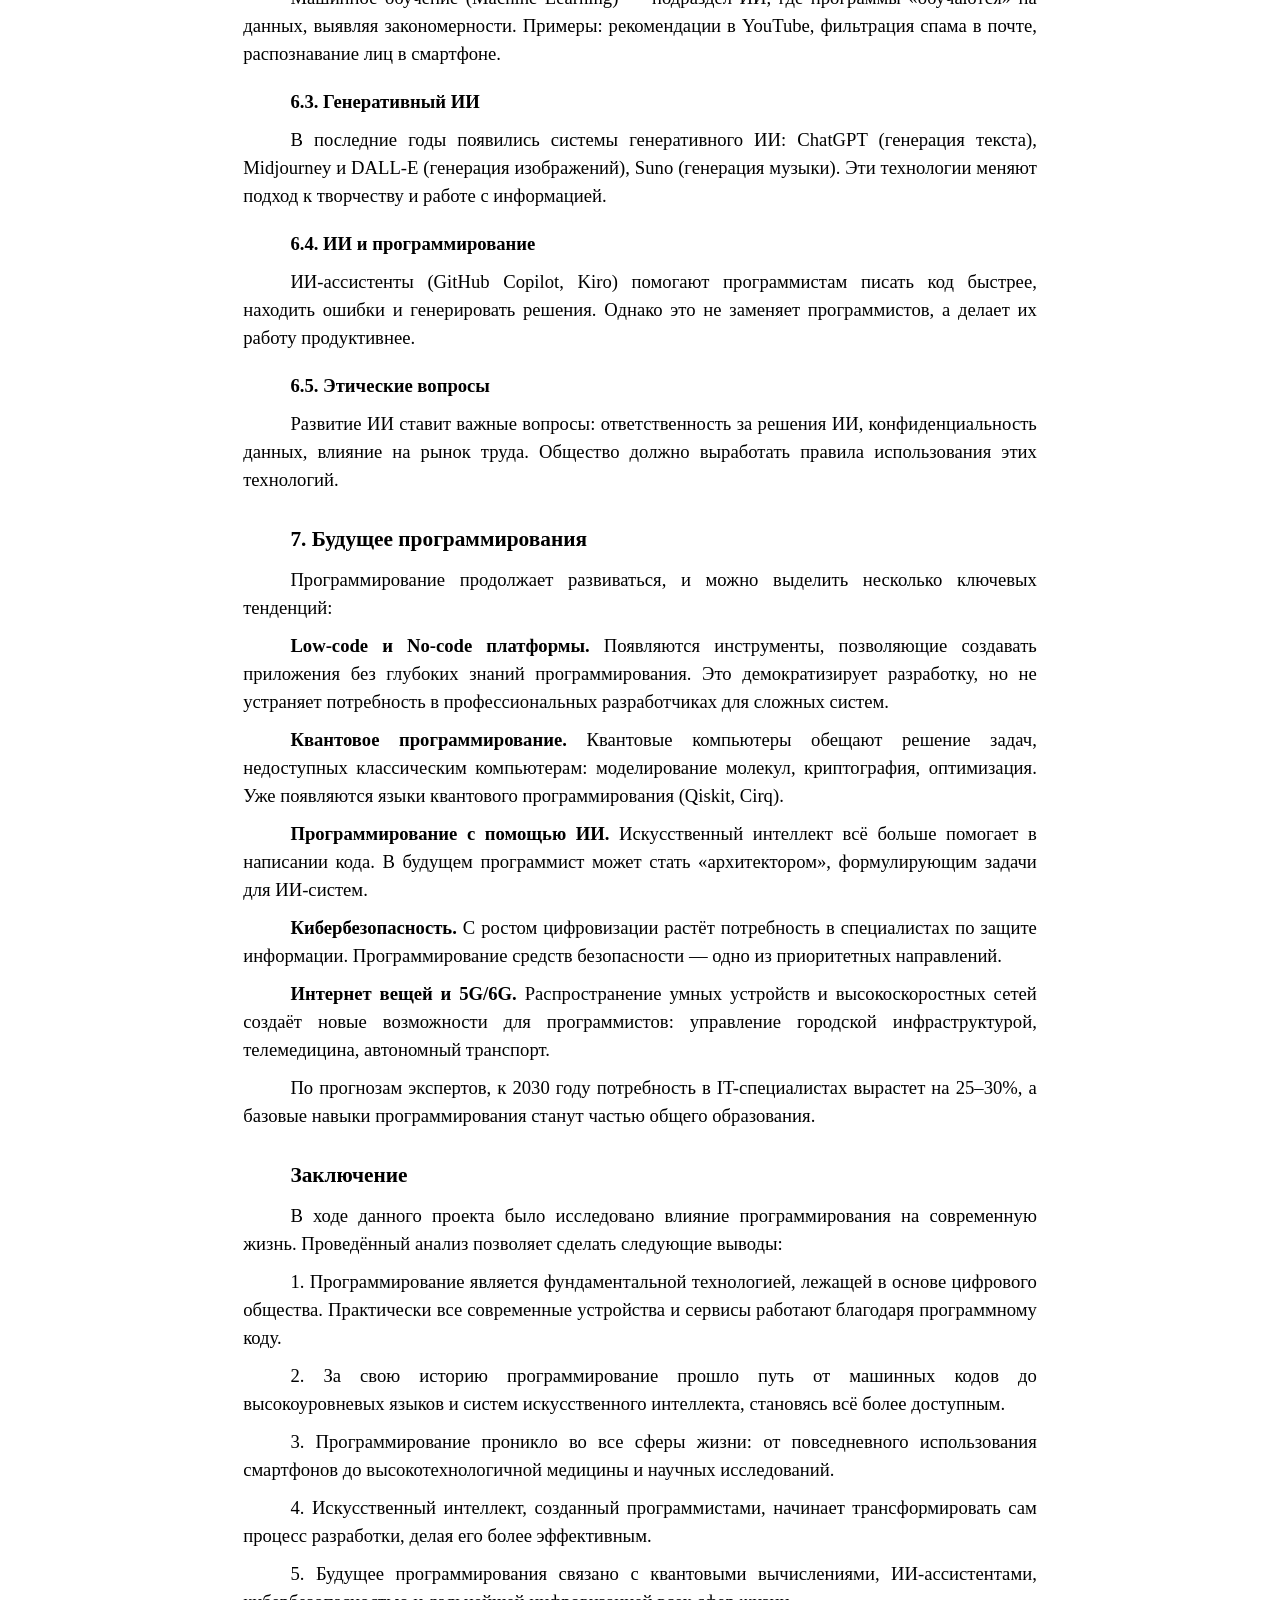
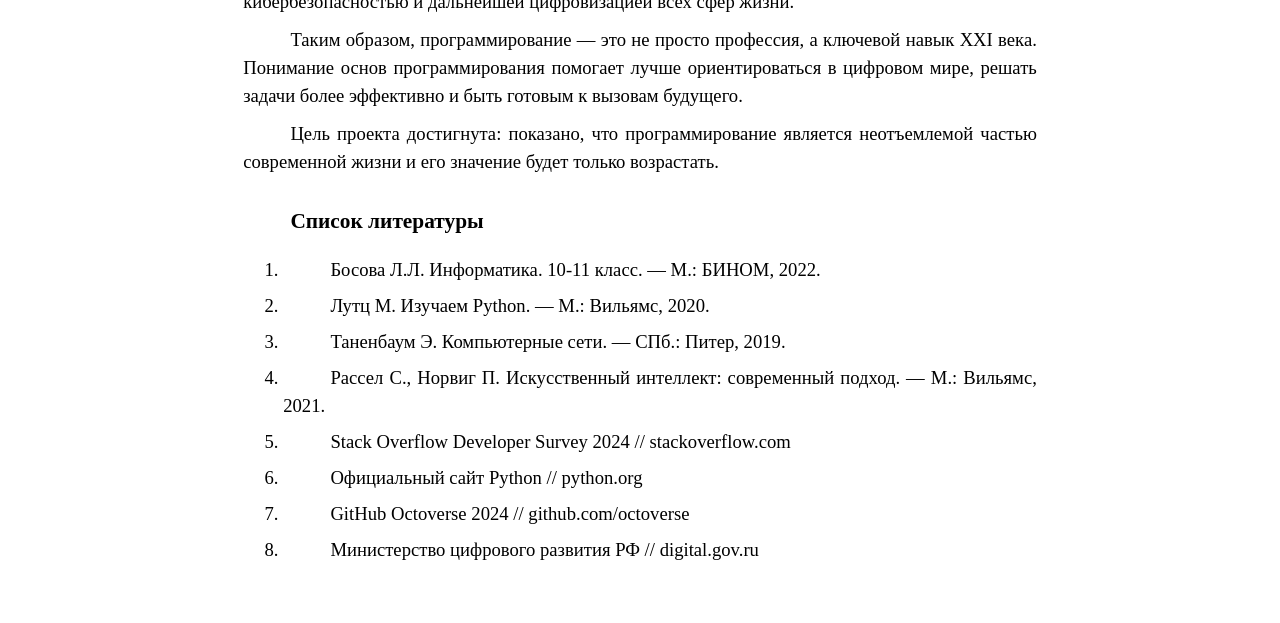
<file: project-programming.html>
<!DOCTYPE html>
<html lang="ru">
<head>
    <meta charset="UTF-8">
    <meta name="viewport" content="width=device-width, initial-scale=1.0">
    <title>Проект: Программирование в современной жизни</title>
    <style>
        @media print {
            body { margin: 2cm; }
            .no-print { display: none; }
        }
        body {
            font-family: 'Times New Roman', Times, serif;
            font-size: 14pt;
            line-height: 1.5;
            max-width: 210mm;
            margin: 0 auto;
            padding: 40px;
            color: #000;
            background: #fff;
        }
        h1 {
            text-align: center;
            font-size: 18pt;
            margin-top: 200px;
            margin-bottom: 20px;
        }
        h2 {
            font-size: 16pt;
            margin-top: 30px;
            margin-bottom: 10px;
        }
        h3 {
            font-size: 14pt;
            margin-top: 20px;
            margin-bottom: 10px;
        }
        .title-page {
            text-align: center;
            page-break-after: always;
            min-height: 90vh;
            display: flex;
            flex-direction: column;
            justify-content: center;
            align-items: center;
        }
        .title-page p {
            margin: 5px 0;
        }
        .title-page .subject {
            font-size: 14pt;
            margin-top: 40px;
        }
        .title-page .title {
            font-size: 22pt;
            font-weight: bold;
            margin: 30px 0;
        }
        .title-page .author {
            margin-top: 80px;
            text-align: right;
            width: 100%;
            padding-right: 40px;
        }
        .title-page .year {
            margin-top: 60px;
        }
        .toc {
            page-break-after: always;
        }
        .toc ul {
            list-style: none;
            padding: 0;
        }
        .toc li {
            margin: 8px 0;
        }
        .toc a {
            text-decoration: none;
            color: #000;
        }
        .content-section {
            text-indent: 1.25cm;
            text-align: justify;
        }
        .content-section p {
            text-indent: 1.25cm;
            text-align: justify;
            margin: 10px 0;
        }
        .page-break {
            page-break-before: always;
        }
        .references li {
            margin: 8px 0;
        }
        .no-print {
            position: fixed;
            top: 10px;
            right: 10px;
            background: #4CAF50;
            color: white;
            padding: 10px 20px;
            border: none;
            border-radius: 5px;
            cursor: pointer;
            font-size: 14pt;
        }
        .no-print:hover {
            background: #45a049;
        }
    </style>
</head>
<body>

<button class="no-print" onclick="window.print()">Печать / Сохранить в PDF</button>

<!-- ТИТУЛЬНЫЙ ЛИСТ -->
<div class="title-page">
    <p style="font-size: 12pt;">Министерство образования и науки</p>
    <p style="font-size: 12pt;">Образовательное учреждение</p>
    <p class="subject">Предмет: Информатика</p>
    <p class="title">ПРОЕКТ<br>на тему:<br>«Программирование в современной жизни»</p>
    <div class="author">
        <p>Выполнил(а): _______________</p>
        <p>Класс/Группа: _______________</p>
        <p>Руководитель: _______________</p>
    </div>
    <p class="year">2025</p>
</div>

<!-- СОДЕРЖАНИЕ -->
<div class="toc">
    <h2>Содержание</h2>
    <ul>
        <li>Введение ............................................................... 3</li>
        <li>1. Что такое программирование ......................................... 4</li>
        <li>2. История развития программирования .................................. 5</li>
        <li>3. Языки программирования ............................................. 6</li>
        <li>4. Программирование в повседневной жизни .............................. 7</li>
        <li>5. Программирование в профессиональной деятельности ................... 9</li>
        <li>6. Программирование и искусственный интеллект ......................... 11</li>
        <li>7. Будущее программирования ........................................... 12</li>
        <li>Заключение ............................................................ 13</li>
        <li>Список литературы ..................................................... 14</li>
    </ul>
</div>

<!-- ВВЕДЕНИЕ -->
<div class="page-break content-section">
    <h2>Введение</h2>
    <p>В XXI веке информационные технологии стали неотъемлемой частью жизни каждого человека. Мы ежедневно пользуемся смартфонами, компьютерами, интернетом, онлайн-сервисами — и за каждым из этих инструментов стоит программный код, написанный разработчиками.</p>
    <p>Программирование — это процесс создания компьютерных программ, который позволяет автоматизировать задачи, решать сложные проблемы и создавать новые цифровые продукты. Сегодня программирование используется практически во всех сферах: от медицины и образования до транспорта и развлечений.</p>
    <p><strong>Актуальность темы</strong> обусловлена тем, что цифровизация общества продолжает ускоряться, и понимание основ программирования становится таким же важным навыком, как умение читать и писать.</p>
    <p><strong>Цель проекта:</strong> исследовать роль программирования в современной жизни и показать, как оно влияет на различные сферы деятельности человека.</p>
    <p><strong>Задачи проекта:</strong></p>
    <ul>
        <li>Определить понятие программирования и его основные принципы;</li>
        <li>Рассмотреть историю развития программирования;</li>
        <li>Изучить основные языки программирования и их применение;</li>
        <li>Проанализировать роль программирования в повседневной жизни;</li>
        <li>Оценить перспективы развития программирования.</li>
    </ul>
    <p><strong>Методы исследования:</strong> анализ литературы, обобщение информации, сравнительный анализ.</p>
</div>

<!-- ГЛАВА 1 -->
<div class="page-break content-section">
    <h2>1. Что такое программирование</h2>
    <p>Программирование — это процесс написания инструкций (программного кода), которые компьютер может выполнить для решения определённой задачи. Эти инструкции пишутся на специальных языках программирования, которые затем переводятся в машинный код, понятный процессору.</p>
    <p>Основные понятия программирования:</p>
    <p><strong>Алгоритм</strong> — это последовательность чётких шагов для решения задачи. Любая программа представляет собой реализацию одного или нескольких алгоритмов.</p>
    <p><strong>Переменная</strong> — именованная область памяти, в которой хранятся данные. Например, имя пользователя, его возраст или результат вычисления.</p>
    <p><strong>Условие</strong> — конструкция, позволяющая программе принимать решения. Например: «если пользователь ввёл правильный пароль — открыть доступ, иначе — показать ошибку».</p>
    <p><strong>Цикл</strong> — повторение определённых действий заданное количество раз или до выполнения условия.</p>
    <p><strong>Функция</strong> — блок кода, выполняющий конкретную задачу, который можно вызывать многократно.</p>
    <p>Программирование требует логического мышления, внимательности и умения разбивать сложные задачи на простые составляющие. Это навык, который развивает аналитическое мышление и помогает в решении проблем не только в IT, но и в повседневной жизни.</p>
</div>

<!-- ГЛАВА 2 -->
<div class="page-break content-section">
    <h2>2. История развития программирования</h2>
    <p>История программирования начинается задолго до появления современных компьютеров.</p>
    <p><strong>XIX век.</strong> Ада Лавлейс (1815–1852) считается первым программистом в истории. Она написала алгоритм для аналитической машины Чарльза Бэббиджа, который мог вычислять числа Бернулли. Хотя машина так и не была построена при её жизни, работа Ады заложила теоретические основы программирования.</p>
    <p><strong>1940-е годы.</strong> Появились первые электронные компьютеры (ENIAC, ЭНИАК). Программирование велось на машинном языке — последовательности нулей и единиц. Это было крайне трудоёмко и требовало глубоких знаний архитектуры конкретного компьютера.</p>
    <p><strong>1950-е годы.</strong> Разработаны первые языки программирования высокого уровня: Fortran (1957) для научных вычислений и COBOL (1959) для бизнес-приложений. Эти языки позволили писать код, более понятный человеку.</p>
    <p><strong>1970–1980-е годы.</strong> Появились языки C (1972), Pascal, Basic. Начало эпохи персональных компьютеров сделало программирование доступным широкому кругу людей.</p>
    <p><strong>1990-е годы.</strong> Развитие интернета привело к появлению веб-программирования. Языки Java, JavaScript, PHP, Python стали основой современной разработки.</p>
    <p><strong>2000-е — настоящее время.</strong> Мобильная разработка, облачные технологии, искусственный интеллект, машинное обучение. Программирование стало одной из самых востребованных профессий в мире.</p>
</div>

<!-- ГЛАВА 3 -->
<div class="page-break content-section">
    <h2>3. Языки программирования</h2>
    <p>Существует множество языков программирования, каждый из которых создан для определённых задач. Рассмотрим наиболее популярные:</p>

    <h3>Python</h3>
    <p>Один из самых популярных языков в мире. Отличается простым и понятным синтаксисом. Используется в науке о данных, искусственном интеллекте, веб-разработке, автоматизации. Подходит для начинающих программистов.</p>

    <h3>JavaScript</h3>
    <p>Язык веб-разработки. Работает в браузере и позволяет создавать интерактивные сайты. Также используется для серверной разработки (Node.js) и мобильных приложений (React Native).</p>

    <h3>Java</h3>
    <p>Универсальный язык, широко применяемый в корпоративной разработке, Android-приложениях, банковских системах. Известен принципом «написано один раз — работает везде».</p>

    <h3>C / C++</h3>
    <p>Языки системного программирования. Используются для создания операционных систем, драйверов, игровых движков, встраиваемых систем. Обеспечивают высокую производительность.</p>

    <h3>C#</h3>
    <p>Разработан компанией Microsoft. Применяется для создания приложений под Windows, игр на движке Unity, веб-сервисов.</p>

    <h3>Swift и Kotlin</h3>
    <p>Современные языки для мобильной разработки: Swift — для iOS (Apple), Kotlin — для Android (Google).</p>

    <p>Выбор языка зависит от задачи: для веб-сайта подойдёт JavaScript, для анализа данных — Python, для мобильного приложения — Swift или Kotlin, для игры — C# или C++.</p>
</div>

<!-- ГЛАВА 4 -->
<div class="page-break content-section">
    <h2>4. Программирование в повседневной жизни</h2>
    <p>Программирование окружает нас повсюду, хотя мы часто этого не замечаем. Рассмотрим основные сферы:</p>

    <h3>4.1. Смартфоны и мобильные приложения</h3>
    <p>Современный смартфон содержит десятки приложений: мессенджеры (WhatsApp, Telegram), социальные сети (ВКонтакте, Instagram), навигаторы (Яндекс.Карты, Google Maps), онлайн-банки. Каждое из них — результат работы команды программистов.</p>

    <h3>4.2. Интернет и социальные сети</h3>
    <p>Поисковые системы (Google, Яндекс) используют сложнейшие алгоритмы для обработки миллиардов веб-страниц. Социальные сети применяют алгоритмы машинного обучения для формирования персональной ленты новостей и рекомендаций.</p>

    <h3>4.3. Онлайн-покупки и финансы</h3>
    <p>Интернет-магазины (Wildberries, Ozon), платёжные системы, онлайн-банкинг — всё это работает благодаря программному обеспечению. Системы безопасности защищают данные пользователей с помощью алгоритмов шифрования.</p>

    <h3>4.4. Умный дом и IoT</h3>
    <p>«Интернет вещей» (IoT) — это сеть умных устройств: термостаты, камеры наблюдения, умные колонки (Алиса, Alexa), робот-пылесосы. Все они управляются программным кодом и могут взаимодействовать друг с другом.</p>

    <h3>4.5. Развлечения</h3>
    <p>Видеоигры, стриминговые сервисы (YouTube, Netflix, Кинопоиск), музыкальные платформы (Spotify, Яндекс.Музыка) — программирование обеспечивает работу всех этих сервисов, включая рекомендательные системы и обработку контента.</p>

    <h3>4.6. Транспорт</h3>
    <p>Навигационные системы, сервисы такси (Яндекс Go, Uber), каршеринг, а также разработки в области беспилотного транспорта — всё это основано на программных алгоритмах.</p>
</div>

<!-- ГЛАВА 5 -->
<div class="page-break content-section">
    <h2>5. Программирование в профессиональной деятельности</h2>
    <p>Программирование трансформирует практически все профессиональные сферы:</p>

    <h3>5.1. Медицина</h3>
    <p>Программные системы помогают врачам в диагностике заболеваний. Искусственный интеллект анализирует рентгеновские снимки, МРТ, результаты анализов. Роботизированная хирургия позволяет проводить сложнейшие операции с высочайшей точностью. Электронные медицинские карты и телемедицина делают здравоохранение доступнее.</p>

    <h3>5.2. Образование</h3>
    <p>Онлайн-платформы (Coursera, Stepik, Учи.ру) предоставляют доступ к образованию из любой точки мира. Адаптивные системы обучения подстраиваются под уровень знаний каждого ученика. Виртуальная и дополненная реальность создают интерактивные учебные среды.</p>

    <h3>5.3. Промышленность</h3>
    <p>Автоматизация производства, промышленные роботы, системы управления качеством — всё это управляется программами. Концепция «Индустрия 4.0» подразумевает полную цифровизацию производственных процессов.</p>

    <h3>5.4. Сельское хозяйство</h3>
    <p>Точное земледелие использует дроны, датчики и программное обеспечение для оптимизации полива, внесения удобрений и сбора урожая. Это повышает урожайность и снижает расходы.</p>

    <h3>5.5. Наука</h3>
    <p>Моделирование климата, расшифровка генома человека, поиск новых лекарств, исследование космоса — всё это было бы невозможно без программирования. Суперкомпьютеры обрабатывают огромные массивы данных для научных открытий.</p>

    <h3>5.6. Бизнес и экономика</h3>
    <p>CRM-системы, аналитика данных, автоматизация бухгалтерии, электронный документооборот — программирование помогает компаниям работать эффективнее и принимать решения на основе данных.</p>
</div>

<!-- ГЛАВА 6 -->
<div class="page-break content-section">
    <h2>6. Программирование и искусственный интеллект</h2>
    <p>Одним из главных трендов современного программирования является развитие искусственного интеллекта (ИИ).</p>

    <h3>6.1. Что такое ИИ</h3>
    <p>Искусственный интеллект — это направление информатики, занимающееся созданием программ, способных выполнять задачи, которые обычно требуют человеческого интеллекта: распознавание речи и изображений, принятие решений, перевод текстов, генерация контента.</p>

    <h3>6.2. Машинное обучение</h3>
    <p>Машинное обучение (Machine Learning) — подраздел ИИ, где программы «обучаются» на данных, выявляя закономерности. Примеры: рекомендации в YouTube, фильтрация спама в почте, распознавание лиц в смартфоне.</p>

    <h3>6.3. Генеративный ИИ</h3>
    <p>В последние годы появились системы генеративного ИИ: ChatGPT (генерация текста), Midjourney и DALL-E (генерация изображений), Suno (генерация музыки). Эти технологии меняют подход к творчеству и работе с информацией.</p>

    <h3>6.4. ИИ и программирование</h3>
    <p>ИИ-ассистенты (GitHub Copilot, Kiro) помогают программистам писать код быстрее, находить ошибки и генерировать решения. Однако это не заменяет программистов, а делает их работу продуктивнее.</p>

    <h3>6.5. Этические вопросы</h3>
    <p>Развитие ИИ ставит важные вопросы: ответственность за решения ИИ, конфиденциальность данных, влияние на рынок труда. Общество должно выработать правила использования этих технологий.</p>
</div>

<!-- ГЛАВА 7 -->
<div class="page-break content-section">
    <h2>7. Будущее программирования</h2>
    <p>Программирование продолжает развиваться, и можно выделить несколько ключевых тенденций:</p>

    <p><strong>Low-code и No-code платформы.</strong> Появляются инструменты, позволяющие создавать приложения без глубоких знаний программирования. Это демократизирует разработку, но не устраняет потребность в профессиональных разработчиках для сложных систем.</p>

    <p><strong>Квантовое программирование.</strong> Квантовые компьютеры обещают решение задач, недоступных классическим компьютерам: моделирование молекул, криптография, оптимизация. Уже появляются языки квантового программирования (Qiskit, Cirq).</p>

    <p><strong>Программирование с помощью ИИ.</strong> Искусственный интеллект всё больше помогает в написании кода. В будущем программист может стать «архитектором», формулирующим задачи для ИИ-систем.</p>

    <p><strong>Кибербезопасность.</strong> С ростом цифровизации растёт потребность в специалистах по защите информации. Программирование средств безопасности — одно из приоритетных направлений.</p>

    <p><strong>Интернет вещей и 5G/6G.</strong> Распространение умных устройств и высокоскоростных сетей создаёт новые возможности для программистов: управление городской инфраструктурой, телемедицина, автономный транспорт.</p>

    <p>По прогнозам экспертов, к 2030 году потребность в IT-специалистах вырастет на 25–30%, а базовые навыки программирования станут частью общего образования.</p>
</div>

<!-- ЗАКЛЮЧЕНИЕ -->
<div class="page-break content-section">
    <h2>Заключение</h2>
    <p>В ходе данного проекта было исследовано влияние программирования на современную жизнь. Проведённый анализ позволяет сделать следующие выводы:</p>

    <p>1. Программирование является фундаментальной технологией, лежащей в основе цифрового общества. Практически все современные устройства и сервисы работают благодаря программному коду.</p>

    <p>2. За свою историю программирование прошло путь от машинных кодов до высокоуровневых языков и систем искусственного интеллекта, становясь всё более доступным.</p>

    <p>3. Программирование проникло во все сферы жизни: от повседневного использования смартфонов до высокотехнологичной медицины и научных исследований.</p>

    <p>4. Искусственный интеллект, созданный программистами, начинает трансформировать сам процесс разработки, делая его более эффективным.</p>

    <p>5. Будущее программирования связано с квантовыми вычислениями, ИИ-ассистентами, кибербезопасностью и дальнейшей цифровизацией всех сфер жизни.</p>

    <p>Таким образом, программирование — это не просто профессия, а ключевой навык XXI века. Понимание основ программирования помогает лучше ориентироваться в цифровом мире, решать задачи более эффективно и быть готовым к вызовам будущего.</p>

    <p>Цель проекта достигнута: показано, что программирование является неотъемлемой частью современной жизни и его значение будет только возрастать.</p>
</div>

<!-- СПИСОК ЛИТЕРАТУРЫ -->
<div class="page-break content-section">
    <h2>Список литературы</h2>
    <ol class="references">
        <li>Босова Л.Л. Информатика. 10-11 класс. — М.: БИНОМ, 2022.</li>
        <li>Лутц М. Изучаем Python. — М.: Вильямс, 2020.</li>
        <li>Таненбаум Э. Компьютерные сети. — СПб.: Питер, 2019.</li>
        <li>Рассел С., Норвиг П. Искусственный интеллект: современный подход. — М.: Вильямс, 2021.</li>
        <li>Stack Overflow Developer Survey 2024 // stackoverflow.com</li>
        <li>Официальный сайт Python // python.org</li>
        <li>GitHub Octoverse 2024 // github.com/octoverse</li>
        <li>Министерство цифрового развития РФ // digital.gov.ru</li>
    </ol>
</div>

</body>
</html>
</file>
<file: css/style.css>
/* Сброс и базовые стили */
* {
    margin: 0;
    padding: 0;
    box-sizing: border-box;
}

:root {
    /* Фиолетово-белая палитра */
    --primary-purple: #7c3aed;
    --purple-light: #8b5cf6;
    --purple-dark: #5b21b6;
    --white: #ffffff;
    --gray-light: #f8fafc;
    --gray-dark: #1e293b;
    --gray-border: #e2e8f0;
    
    /* Тени */
    --shadow-sm: 0 1px 2px 0 rgba(0, 0, 0, 0.05);
    --shadow: 0 4px 6px -1px rgba(0, 0, 0, 0.1);
    --shadow-lg: 0 10px 15px -3px rgba(0, 0, 0, 0.1);
    
    /* Скругления */
    --radius-sm: 0.375rem;
    --radius: 0.5rem;
    --radius-lg: 0.75rem;
}

body {
    font-family: 'Segoe UI', Tahoma, Geneva, Verdana, sans-serif;
    background-color: var(--white);
    color: var(--gray-dark);
    line-height: 1.6;
}

.container {
    max-width: 1200px;
    margin: 0 auto;
    padding: 0 1.5rem;
}

/* Шапка */
.header {
    background-color: var(--white);
    box-shadow: var(--shadow);
    position: sticky;
    top: 0;
    z-index: 100;
}

.navbar {
    display: flex;
    justify-content: space-between;
    align-items: center;
    padding: 1rem 0;
}

.logo {
    display: flex;
    align-items: center;
    gap: 0.75rem;
    font-size: 1.5rem;
    font-weight: bold;
    color: var(--primary-purple);
}

.logo i {
    font-size: 2rem;
}

.nav-links {
    display: flex;
    gap: 2rem;
}

.nav-links a {
    text-decoration: none;
    color: var(--gray-dark);
    font-weight: 500;
    display: flex;
    align-items: center;
    gap: 0.5rem;
    transition: color 0.2s;
}

.nav-links a:hover {
    color: var(--primary-purple);
}

.nav-links a.active {
    color: var(--primary-purple);
}

/* Герой-секция */
.hero {
    background: linear-gradient(135deg, var(--gray-light) 0%, var(--white) 100%);
    padding: 4rem 0;
}

.hero-content {
    text-align: center;
    margin-bottom: 3rem;
}

.hero h1 {
    font-size: 3rem;
    margin-bottom: 1rem;
    color: var(--gray-dark);
}

.hero p {
    font-size: 1.25rem;
    color: #64748b;
    max-width: 600px;
    margin: 0 auto 2rem;
}

.hero-buttons {
    display: flex;
    gap: 1rem;
    justify-content: center;
}

.btn {
    padding: 0.75rem 1.5rem;
    border-radius: var(--radius);
    font-weight: 600;
    text-decoration: none;
    display: inline-flex;
    align-items: center;
    justify-content: center;
    gap: 0.5rem;
    transition: all 0.2s;
    border: 2px solid transparent;
    cursor: pointer;
}

.btn-primary {
    background-color: var(--primary-purple);
    color: var(--white);
}

.btn-primary:hover {
    background-color: var(--purple-dark);
    transform: translateY(-2px);
}

.btn-secondary {
    background-color: var(--white);
    color: var(--primary-purple);
    border-color: var(--primary-purple);
}

.btn-secondary:hover {
    background-color: var(--gray-light);
    transform: translateY(-2px);
}

.btn-outline {
    background-color: transparent;
    color: var(--primary-purple);
    border: 2px solid var(--primary-purple);
}

.btn-outline:hover {
    background-color: var(--gray-light);
}

/* Статистика */
.hero-stats {
    display: grid;
    grid-template-columns: repeat(auto-fit, minmax(200px, 1fr));
    gap: 1.5rem;
    margin-top: 3rem;
}

.stat-card {
    background: var(--white);
    padding: 1.5rem;
    border-radius: var(--radius);
    box-shadow: var(--shadow);
    text-align: center;
    border-top: 4px solid var(--primary-purple);
}

.stat-number {
    font-size: 2.5rem;
    font-weight: bold;
    color: var(--primary-purple);
    margin-bottom: 0.5rem;
}

.stat-label {
    color: #64748b;
    font-size: 0.9rem;
}

/* Секции */
section {
    padding: 4rem 0;
}

.section-title {
    font-size: 2rem;
    margin-bottom: 2rem;
    color: var(--gray-dark);
    text-align: center;
}

.section-header {
    display: flex;
    justify-content: space-between;
    align-items: center;
    margin-bottom: 2rem;
}

.view-all {
    color: var(--primary-purple);
    text-decoration: none;
    font-weight: 600;
    display: flex;
    align-items: center;
    gap: 0.5rem;
}

.view-all:hover {
    text-decoration: underline;
}

/* Категории */
.categories-grid {
    display: grid;
    grid-template-columns: repeat(auto-fit, minmax(250px, 1fr));
    gap: 1.5rem;
}

.category-card {
    background: var(--white);
    padding: 2rem;
    border-radius: var(--radius);
    box-shadow: var(--shadow);
    text-decoration: none;
    color: inherit;
    transition: all 0.3s;
    border: 2px solid transparent;
}

.category-card:hover {
    transform: translateY(-5px);
    box-shadow: var(--shadow-lg);
    border-color: var(--primary-purple);
}

.category-icon {
    width: 60px;
    height: 60px;
    background: linear-gradient(135deg, var(--purple-light), var(--primary-purple));
    border-radius: 50%;
    display: flex;
    align-items: center;
    justify-content: center;
    margin-bottom: 1rem;
}

.category-icon i {
    font-size: 1.5rem;
    color: var(--white);
}

.category-card h3 {
    margin-bottom: 0.5rem;
    color: var(--gray-dark);
}

.category-card p {
    color: #64748b;
    font-size: 0.9rem;
}

/* Список билдов */
.builds-list {
    display: flex;
    flex-direction: column;
    gap: 1rem;
}

.empty-state {
    text-align: center;
    padding: 3rem;
    background: var(--gray-light);
    border-radius: var(--radius);
    border: 2px dashed var(--gray-border);
}

.empty-state i {
    font-size: 3rem;
    color: var(--primary-purple);
    margin-bottom: 1rem;
}

.empty-state p {
    margin-bottom: 1.5rem;
    color: #64748b;
}

/* Подвал */
.footer {
    background-color: var(--gray-dark);
    color: var(--white);
    padding: 2rem 0;
    text-align: center;
}

.footer-content {
    display: flex;
    flex-direction: column;
    align-items: center;
    gap: 1rem;
}

.footer-logo {
    display: flex;
    align-items: center;
    gap: 0.5rem;
    font-size: 1.25rem;
    font-weight: bold;
}

.footer-note {
    font-size: 0.875rem;
    color: #94a3b8;
    margin-top: 0.5rem;
}

/* Адаптивность */
@media (max-width: 768px) {
    .navbar {
        flex-direction: column;
        gap: 1rem;
    }
    
    .nav-links {
        gap: 1rem;
    }
    
    .hero h1 {
        font-size: 2rem;
    }
    
    .hero-buttons {
        flex-direction: column;
        align-items: center;
    }
    
    .section-header {
        flex-direction: column;
        align-items: flex-start;
        gap: 1rem;
    }
    
    .categories-grid {
        grid-template-columns: 1fr;
    }
}
/* Добавляем в конец файла style.css */

/* Тёмная тема */
body.dark-theme {
    background-color: #0f172a;
    color: #e2e8f0;
}

body.dark-theme .header {
    background-color: #1e293b;
    box-shadow: 0 4px 6px -1px rgba(0, 0, 0, 0.3);
}

body.dark-theme .nav-links a {
    color: #cbd5e1;
}

body.dark-theme .nav-links a:hover {
    color: var(--purple-light);
}

body.dark-theme .nav-links a.active {
    color: var(--purple-light);
}

body.dark-theme .hero {
    background: linear-gradient(135deg, #1e293b 0%, #0f172a 100%);
}

body.dark-theme .hero h1 {
    color: #f1f5f9;
}

body.dark-theme .hero p {
    color: #94a3b8;
}

body.dark-theme .stat-card {
    background: #1e293b;
    color: #e2e8f0;
    border-color: var(--primary-purple);
}

body.dark-theme .stat-label {
    color: #94a3b8;
}

body.dark-theme .category-card {
    background: #1e293b;
    color: #e2e8f0;
}

body.dark-theme .category-card h3 {
    color: #f1f5f9;
}

body.dark-theme .category-card p {
    color: #94a3b8;
}

body.dark-theme .empty-state {
    background: #1e293b;
    border-color: #334155;
}

body.dark-theme .empty-state p {
    color: #94a3b8;
}

body.dark-theme .footer {
    background-color: #0f172a;
    color: #cbd5e1;
}

body.dark-theme .footer-note {
    color: #94a3b8;
}
</file>
<file: css/components.css>
/* Компоненты для builds.html и других страниц */

/* Переключатель разделов */
.builds-switcher {
    background: var(--white);
    padding: 2rem 0;
    border-bottom: 1px solid var(--gray-border);
}

.switcher-tabs {
    display: flex;
    gap: 0.5rem;
    margin-bottom: 2rem;
    background: var(--gray-light);
    padding: 0.25rem;
    border-radius: var(--radius);
    max-width: 400px;
}

.tab-btn {
    flex: 1;
    padding: 0.75rem 1rem;
    border: none;
    background: none;
    border-radius: calc(var(--radius) - 2px);
    font-weight: 600;
    cursor: pointer;
    transition: all 0.2s;
    display: flex;
    align-items: center;
    justify-content: center;
    gap: 0.5rem;
}

.tab-btn.active {
    background: var(--white);
    box-shadow: var(--shadow-sm);
    color: var(--primary-purple);
}

/* Фильтры */
.filters {
    display: flex;
    gap: 2rem;
    flex-wrap: wrap;
}

.filter-group {
    display: flex;
    align-items: center;
    gap: 0.5rem;
}

.filter-group label {
    font-weight: 500;
    color: var(--gray-dark);
}

.filter-select {
    padding: 0.5rem 1rem;
    border: 1px solid var(--gray-border);
    border-radius: var(--radius);
    background: var(--white);
    color: var(--gray-dark);
    font-size: 0.9rem;
    min-width: 150px;
}

.filter-search {
    padding: 0.5rem 1rem;
    border: 1px solid var(--gray-border);
    border-radius: var(--radius);
    font-size: 0.9rem;
    min-width: 250px;
}

/* Контейнер билдов */
.builds-container {
    min-height: 400px;
}

/* Карточка билда */
.build-card {
    background: var(--white);
    border: 1px solid var(--gray-border);
    border-radius: var(--radius);
    padding: 1.5rem;
    margin-bottom: 1rem;
    transition: all 0.2s;
}

.build-card:hover {
    border-color: var(--primary-purple);
    box-shadow: var(--shadow);
}

.build-card-header {
    display: flex;
    justify-content: space-between;
    align-items: center;
    margin-bottom: 1rem;
    padding-bottom: 0.75rem;
    border-bottom: 1px solid var(--gray-border);
}

.build-category {
    font-weight: 600;
    color: var(--primary-purple);
    font-size: 0.9rem;
}

.build-date {
    font-size: 0.8rem;
    color: #94a3b8;
}

.build-title {
    font-size: 1.25rem;
    margin-bottom: 1rem;
    color: var(--gray-dark);
}

.build-equipment {
    display: grid;
    grid-template-columns: repeat(auto-fit, minmax(200px, 1fr));
    gap: 0.5rem;
    margin-bottom: 1.5rem;
}

.equipment-item {
    font-size: 0.9rem;
    color: #64748b;
}

.equipment-item strong {
    color: var(--gray-dark);
}

.build-card-actions {
    display: flex;
    gap: 0.75rem;
}

.btn-sm {
    padding: 0.5rem 1rem;
    font-size: 0.875rem;
}

/* Информация о пароле */
.password-info {
    background: linear-gradient(135deg, var(--purple-light), var(--primary-purple));
    color: var(--white);
    padding: 1rem 1.5rem;
    border-radius: var(--radius);
    margin-top: 2rem;
    display: flex;
    align-items: center;
    gap: 0.75rem;
}

.password-info i {
    font-size: 1.25rem;
}

/* Стили для страницы добавления билда */
.form-section {
    max-width: 800px;
    margin: 0 auto;
}

.form-card {
    background: var(--white);
    border-radius: var(--radius);
    padding: 2rem;
    box-shadow: var(--shadow);
}

.form-group {
    margin-bottom: 1.5rem;
}

.form-label {
    display: block;
    margin-bottom: 0.5rem;
    font-weight: 500;
    color: var(--gray-dark);
}

.form-label.required::after {
    content: " *";
    color: #ef4444;
}

.form-input,
.form-textarea,
.form-select {
    width: 100%;
    padding: 0.75rem 1rem;
    border: 1px solid var(--gray-border);
    border-radius: var(--radius);
    font-size: 1rem;
    transition: border-color 0.2s;
}

.form-input:focus,
.form-textarea:focus,
.form-select:focus {
    outline: none;
    border-color: var(--primary-purple);
    box-shadow: 0 0 0 3px rgba(124, 58, 237, 0.1);
}

.form-textarea {
    min-height: 100px;
    resize: vertical;
}

.equipment-grid {
    display: grid;
    grid-template-columns: repeat(auto-fit, minmax(250px, 1fr));
    gap: 1rem;
    margin-bottom: 1.5rem;
}

.checkbox-group {
    display: flex;
    align-items: center;
    gap: 0.5rem;
    margin-top: 1.5rem;
    padding: 1rem;
    background: var(--gray-light);
    border-radius: var(--radius);
}

.checkbox-group input[type="checkbox"] {
    width: 18px;
    height: 18px;
}

.password-field {
    margin-top: 1rem;
    padding-top: 1rem;
    border-top: 1px solid var(--gray-border);
}

.form-actions {
    display: flex;
    gap: 1rem;
    margin-top: 2rem;
    padding-top: 1.5rem;
    border-top: 1px solid var(--gray-border);
}

/* Алерты */
.alert {
    padding: 1rem 1.5rem;
    border-radius: var(--radius);
    margin-bottom: 1.5rem;
    display: none;
}

.alert-success {
    background-color: #d1fae5;
    color: #065f46;
    border: 1px solid #a7f3d0;
}

.alert-error {
    background-color: #fee2e2;
    color: #991b1b;
    border: 1px solid #fecaca;
}

/* Детальная страница билда */
.build-detail {
    max-width: 900px;
    margin: 0 auto;
}

.detail-header {
    background: linear-gradient(135deg, var(--purple-light), var(--primary-purple));
    color: var(--white);
    padding: 2rem;
    border-radius: var(--radius) var(--radius) 0 0;
}

.detail-category {
    display: inline-block;
    background: rgba(255, 255, 255, 0.2);
    padding: 0.25rem 0.75rem;
    border-radius: var(--radius-sm);
    font-size: 0.9rem;
    margin-bottom: 1rem;
}

.detail-title {
    font-size: 2rem;
    margin-bottom: 0.5rem;
}

.detail-meta {
    display: flex;
    gap: 1rem;
    font-size: 0.9rem;
    opacity: 0.9;
}

.detail-content {
    background: var(--white);
    padding: 2rem;
    border-radius: 0 0 var(--radius) var(--radius);
    box-shadow: var(--shadow);
}

.equipment-detail {
    display: grid;
    grid-template-columns: repeat(auto-fit, minmax(300px, 1fr));
    gap: 1.5rem;
    margin-bottom: 2rem;
}

.equipment-category {
    background: var(--gray-light);
    padding: 1.5rem;
    border-radius: var(--radius);
}

.equipment-category h3 {
    margin-bottom: 1rem;
    color: var(--primary-purple);
    display: flex;
    align-items: center;
    gap: 0.5rem;
}

.equipment-item-detail {
    padding: 0.75rem;
    background: var(--white);
    border-radius: var(--radius-sm);
    margin-bottom: 0.5rem;
    border-left: 3px solid var(--primary-purple);
}

.detail-actions {
    display: flex;
    gap: 1rem;
    margin-top: 2rem;
    padding-top: 1.5rem;
    border-top: 1px solid var(--gray-border);
}

/* Адаптивность для компонентов */
@media (max-width: 768px) {
    .switcher-tabs {
        flex-direction: column;
    }
    
    .filters {
        flex-direction: column;
        gap: 1rem;
    }
    
    .filter-search {
        min-width: 100%;
    }
    
    .equipment-grid {
        grid-template-columns: 1fr;
    }
    
    .form-actions,
    .detail-actions {
        flex-direction: column;
    }
    
    .build-card-actions {
        flex-direction: column;
    }
}
/* Добавляем в конец components.css */

/* Тёмная тема для компонентов */
body.dark-theme .builds-switcher {
    background: #1e293b;
    border-bottom-color: #334155;
}

body.dark-theme .switcher-tabs {
    background: #334155;
}

body.dark-theme .tab-btn.active {
    background: #475569;
    color: var(--purple-light);
}

body.dark-theme .filter-select,
body.dark-theme .filter-search {
    background: #1e293b;
    color: #e2e8f0;
    border-color: #475569;
}

body.dark-theme .filter-group label {
    color: #cbd5e1;
}

body.dark-theme .build-card {
    background: #1e293b;
    border-color: #334155;
    color: #e2e8f0;
}

body.dark-theme .build-card-header {
    border-bottom-color: #334155;
}

body.dark-theme .build-title {
    color: #f1f5f9;
}

body.dark-theme .equipment-item {
    color: #94a3b8;
}

body.dark-theme .equipment-item strong {
    color: #e2e8f0;
}

body.dark-theme .form-card {
    background: #1e293b;
    color: #e2e8f0;
}

body.dark-theme .form-label {
    color: #cbd5e1;
}

body.dark-theme .form-input,
body.dark-theme .form-textarea,
body.dark-theme .form-select {
    background: #0f172a;
    color: #e2e8f0;
    border-color: #475569;
}

body.dark-theme .checkbox-group {
    background: #334155;
}

body.dark-theme .equipment-category {
    background: #334155;
    color: #e2e8f0;
}

body.dark-theme .equipment-category h3 {
    color: var(--purple-light);
}

body.dark-theme .equipment-item-detail {
    background: #1e293b;
    color: #e2e8f0;
}

/* Переключатель темы */
.theme-switcher {
    display: flex;
    align-items: center;
    gap: 0.5rem;
    margin-left: 2rem;
    cursor: pointer;
}

.theme-toggle {
    position: relative;
    width: 50px;
    height: 26px;
}

.theme-toggle input {
    opacity: 0;
    width: 0;
    height: 0;
}

.theme-slider {
    position: absolute;
    cursor: pointer;
    top: 0;
    left: 0;
    right: 0;
    bottom: 0;
    background-color: #cbd5e1;
    transition: .4s;
    border-radius: 34px;
}

.theme-slider:before {
    position: absolute;
    content: "☀️";
    height: 18px;
    width: 18px;
    left: 4px;
    bottom: 4px;
    background-color: white;
    transition: .4s;
    border-radius: 50%;
    display: flex;
    align-items: center;
    justify-content: center;
    font-size: 10px;
    padding: 2px;
}

.theme-toggle input:checked + .theme-slider {
    background-color: var(--primary-purple);
}

.theme-toggle input:checked + .theme-slider:before {
    content: "🌙";
    transform: translateX(24px);
}

.theme-label {
    font-size: 0.9rem;
    color: var(--gray-dark);
    font-weight: 500;
}

body.dark-theme .theme-label {
    color: #cbd5e1;
}

/* Адаптивность для переключателя */
@media (max-width: 768px) {
    .theme-switcher {
        margin-left: 0;
        margin-top: 1rem;
        justify-content: center;
    }
}
/* Стили для кнопки удаления */
.btn-danger {
    background-color: #ef4444;
    color: white;
    border: none;
}

.btn-danger:hover {
    background-color: #dc2626;
}

/* Анимация удаления */
.build-card {
    transition: all 0.3s ease;
}

.build-card.deleting {
    opacity: 0.5;
    transform: scale(0.95);
}
</file>
